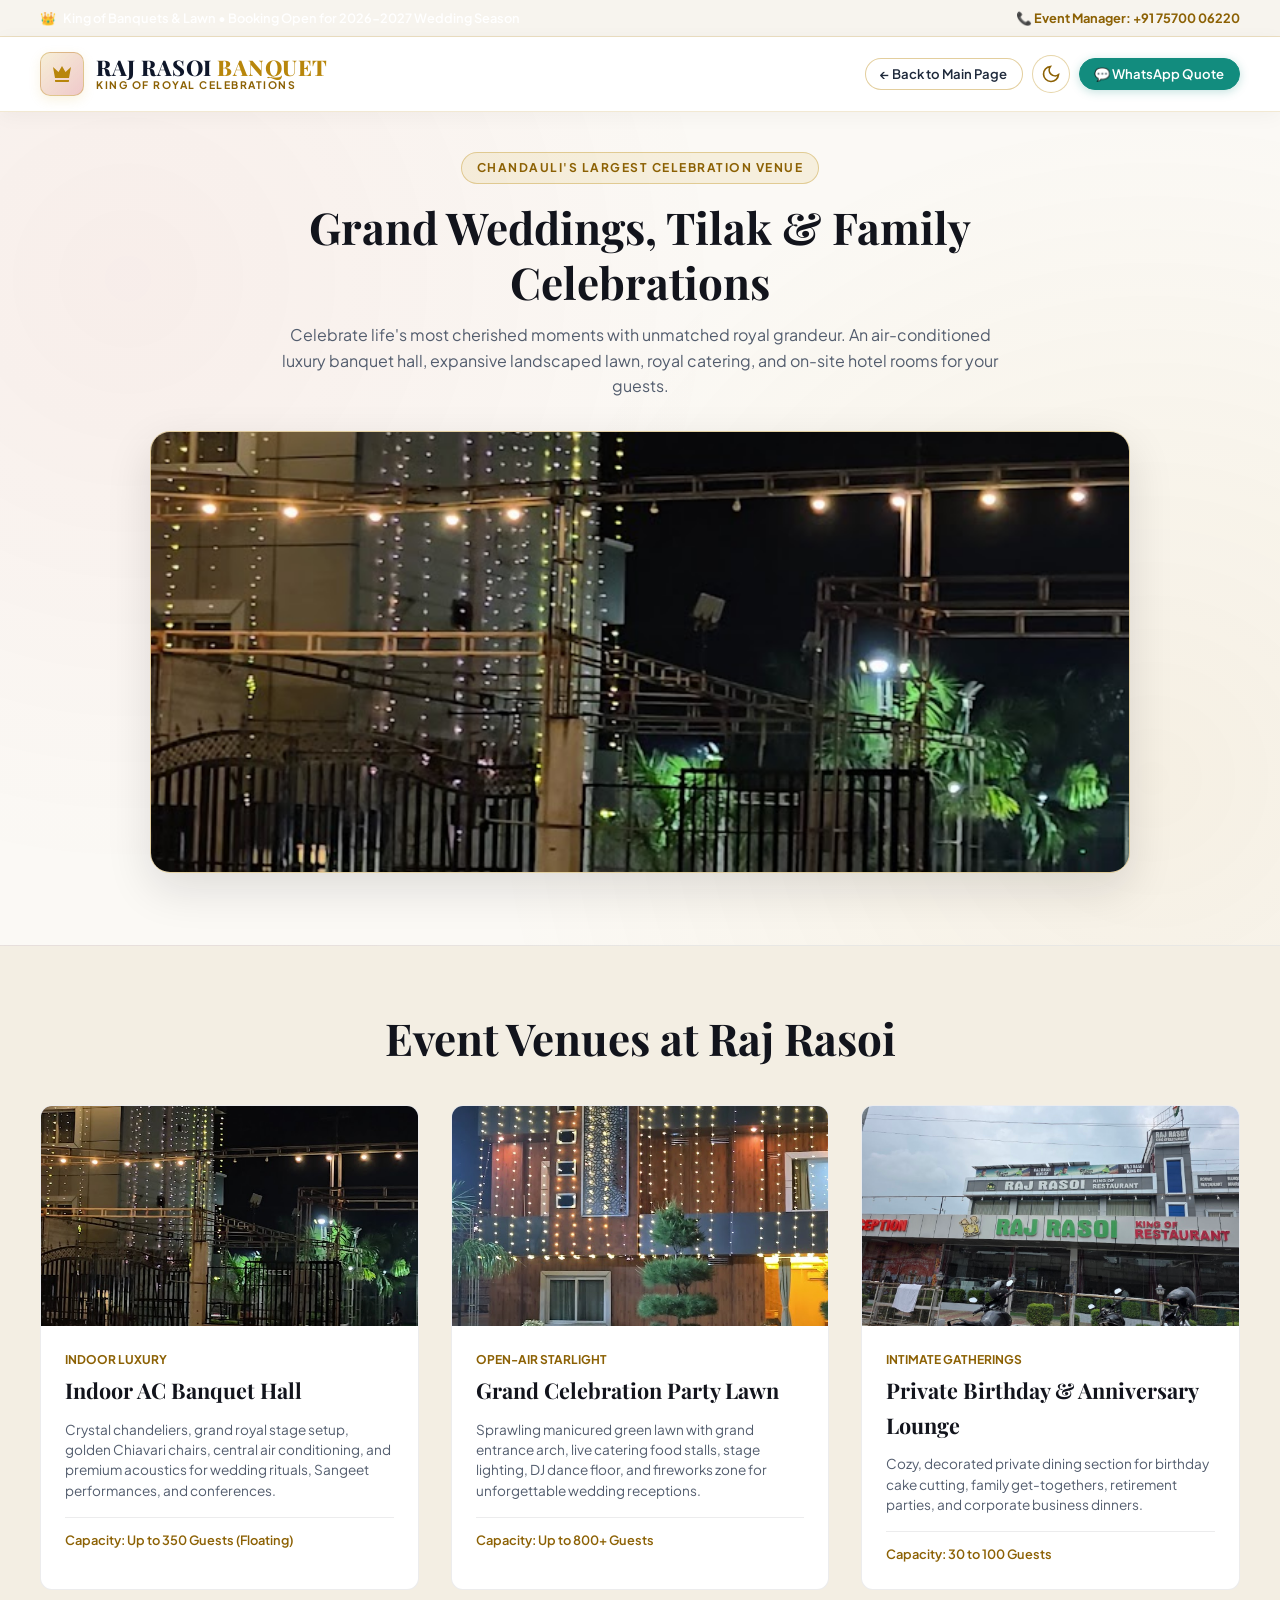
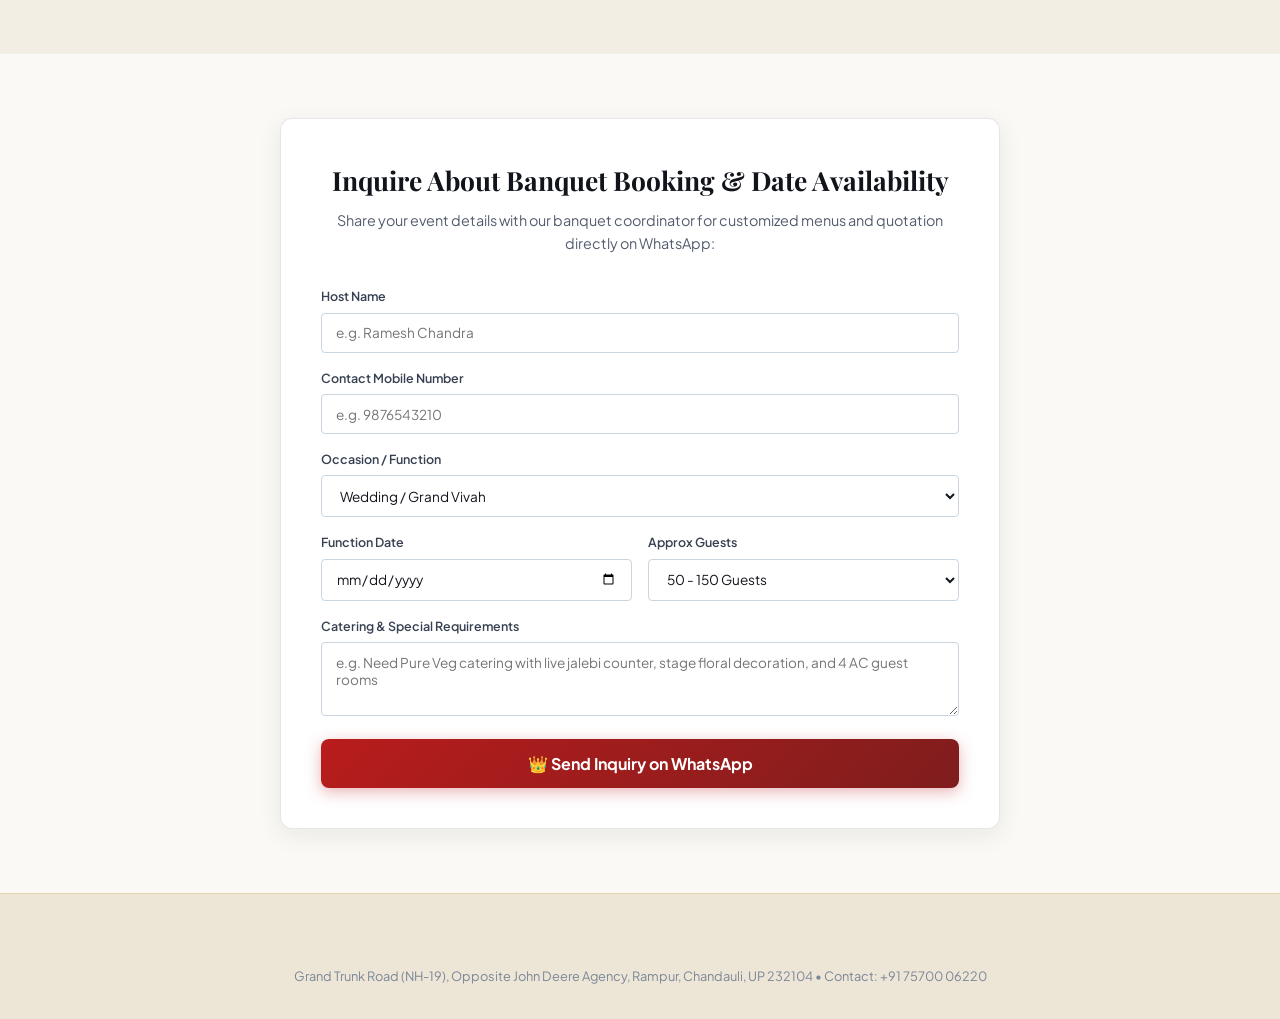
<file: banquets.html>
<!DOCTYPE html>
<html lang="en">
<head>
  <meta charset="UTF-8">
  <meta name="viewport" content="width=device-width, initial-scale=1.0">
  <title>King of Banquets & Wedding Lawn | Raj Rasoi Chandauli (NH-19)</title>
  <meta name="description" content="Chandauli's premier banquet hall and open-air wedding lawn at Raj Rasoi (King of Hotel, Restaurants and Banquet). Host up to 1000+ guests for weddings, Tilak ceremonies, birthdays, and corporate events.">
  
  <link rel="preconnect" href="https://fonts.googleapis.com">
  <link rel="preconnect" href="https://fonts.gstatic.com" crossorigin>
  <link href="https://fonts.googleapis.com/css2?family=Playfair+Display:ital,wght@0,600;0,700;0,800&family=Plus+Jakarta+Sans:wght@400;500;600;700;800&family=Rozha+One&family=Mukta:wght@400;600;700&display=swap" rel="stylesheet">
  
  <link rel="stylesheet" href="assets/css/styles.css">

  <!-- Theme Initialization (Runs before render to prevent flash) -->
  <script>
    (function() {
      var saved = localStorage.getItem('raj_rasoi_theme');
      if (saved === 'light' || (!saved && window.matchMedia && window.matchMedia('(prefers-color-scheme: light)').matches)) {
        document.documentElement.setAttribute('data-theme', 'light');
      } else {
        document.documentElement.setAttribute('data-theme', 'dark');
      }
    })();
  </script>
</head>
<body>

  <!-- Top Bar -->
  <div class="top-notice-bar">
    <div class="container notice-flex">
      <div class="notice-items">
        <div class="notice-item">
          <span style="color:var(--gold-primary);">👑</span>
          <span style="font-weight:600; color:#fff;">King of Banquets & Lawn • Booking Open for 2026-2027 Wedding Season</span>
        </div>
      </div>
      <div class="notice-items">
        <a href="tel:07570006220" style="color:var(--gold-light); font-weight:700;">
          📞 Event Manager: +91 75700 06220
        </a>
      </div>
    </div>
  </div>

  <!-- Header -->
  <header class="navbar">
    <div class="container nav-container">
      <a href="index.html" class="brand-logo">
        <div class="crown-icon-wrap">
          <svg viewBox="0 0 24 24" fill="currentColor"><path d="M5 16L3 5l5.5 5L12 4l3.5 6L21 5l-2 11H5zm14 3c0 .6-.4 1-1 1H6c-.6 0-1-.4-1-1v-1h14v1z"/></svg>
        </div>
        <div class="brand-text">
          <div class="brand-title">RAJ RASOI <span>BANQUET</span></div>
          <div class="brand-tagline">King of Royal Celebrations</div>
        </div>
      </a>

      <div class="nav-actions">
        <a href="index.html" class="btn btn-outline">
          <span class="nav-back-full">← Back to Main Page</span>
          <span class="nav-back-short" style="display:none;">← Home</span>
        </a>
        <!-- Day / Night Theme Toggle -->
        <button class="theme-toggle-btn" id="themeToggleBtn" title="Switch Theme (Day / Night)" aria-label="Toggle Day and Night Theme">
          <span class="theme-icon sun-icon">
            <svg width="20" height="20" viewBox="0 0 24 24" fill="none" stroke="currentColor" stroke-width="2">
              <circle cx="12" cy="12" r="5"/><line x1="12" y1="1" x2="12" y2="3"/><line x1="12" y1="21" x2="12" y2="23"/>
              <line x1="4.22" y1="4.22" x2="5.64" y2="5.64"/><line x1="18.36" y1="18.36" x2="19.78" y2="19.78"/>
              <line x1="1" y1="12" x2="3" y2="12"/><line x1="21" y1="12" x2="23" y2="12"/>
              <line x1="4.22" y1="19.78" x2="5.64" y2="18.36"/><line x1="18.36" y1="5.64" x2="19.78" y2="4.22"/>
            </svg>
          </span>
          <span class="theme-icon moon-icon">
            <svg width="20" height="20" viewBox="0 0 24 24" fill="none" stroke="currentColor" stroke-width="2">
              <path d="M21 12.79A9 9 0 1 1 11.21 3 7 7 0 0 0 21 12.79z"/>
            </svg>
          </span>
        </button>
        <a href="https://wa.me/917570006220?text=Hello%20Raj%20Rasoi,%20I%20want%20to%20inquire%20about%20Banquet%20Hall%20booking." target="_blank" class="btn btn-whatsapp">
          💬 WhatsApp Quote
        </a>
      </div>
    </div>
  </header>

  <!-- Hero Section -->
  <section class="hero" style="padding: 2.5rem 0 2rem;">
    <div class="container">
      <div class="section-title-wrap" style="margin-bottom: 2rem;">
        <div class="badge-tag">Chandauli's Largest Celebration Venue</div>
        <h1 class="section-title">Grand Weddings, Tilak & Family Celebrations</h1>
        <p class="section-subtitle">
          Celebrate life's most cherished moments with unmatched royal grandeur. An air-conditioned luxury banquet hall, expansive landscaped lawn, royal catering, and on-site hotel rooms for your guests.
        </p>
      </div>

      <!-- Banquet Visual Showcase -->
      <div style="border-radius:var(--radius-lg); overflow:hidden; border:1px solid var(--border-gold); box-shadow:var(--shadow-lg); max-width:980px; margin:0 auto 2.5rem;">
        <img src="assets/images/raj_rasoi_banquet.jpg" alt="Raj Rasoi Grand Banquet Hall Decoration" class="hero-showcase-img">
      </div>
    </div>
  </section>

  <!-- Venue Spaces & Capacities -->
  <section class="section" style="background:var(--bg-secondary); padding:4rem 0;">
    <div class="container">
      <h2 class="section-title" style="text-align:center; margin-bottom:2.5rem;">Event Venues at Raj Rasoi</h2>

      <div style="display:grid; grid-template-columns:repeat(auto-fit, minmax(320px, 1fr)); gap:2rem;">
        <!-- Space 1 -->
        <div style="background:var(--bg-card); border:1px solid var(--border-light); border-radius:var(--radius-md); overflow:hidden;">
          <img src="assets/images/raj_rasoi_banquet.jpg" alt="Indoor AC Royal Hall" style="width:100%; height:220px; object-fit:cover;">
          <div style="padding:1.5rem;">
            <div style="color:var(--gold-light); font-size:0.75rem; font-weight:700; text-transform:uppercase; margin-bottom:0.25rem;">Indoor Luxury</div>
            <h3 style="font-family:var(--font-display); font-size:1.35rem; color:#fff; margin-bottom:0.75rem;">Indoor AC Banquet Hall</h3>
            <p style="font-size:0.85rem; color:var(--text-muted); line-height:1.5; margin-bottom:1rem;">
              Crystal chandeliers, grand royal stage setup, golden Chiavari chairs, central air conditioning, and premium acoustics for wedding rituals, Sangeet performances, and conferences.
            </p>
            <div style="border-top:1px solid var(--border-light); padding-top:0.75rem; font-size:0.8rem; color:var(--gold-light); font-weight:600;">
              Capacity: Up to 350 Guests (Floating)
            </div>
          </div>
        </div>

        <!-- Space 2 -->
        <div style="background:var(--bg-card); border:1px solid var(--border-light); border-radius:var(--radius-md); overflow:hidden;">
          <img src="assets/images/raj_rasoi_hotel_room.jpg" alt="Grand Celebration Party Lawn" style="width:100%; height:220px; object-fit:cover;">
          <div style="padding:1.5rem;">
            <div style="color:var(--gold-light); font-size:0.75rem; font-weight:700; text-transform:uppercase; margin-bottom:0.25rem;">Open-Air Starlight</div>
            <h3 style="font-family:var(--font-display); font-size:1.35rem; color:#fff; margin-bottom:0.75rem;">Grand Celebration Party Lawn</h3>
            <p style="font-size:0.85rem; color:var(--text-muted); line-height:1.5; margin-bottom:1rem;">
              Sprawling manicured green lawn with grand entrance arch, live catering food stalls, stage lighting, DJ dance floor, and fireworks zone for unforgettable wedding receptions.
            </p>
            <div style="border-top:1px solid var(--border-light); padding-top:0.75rem; font-size:0.8rem; color:var(--gold-light); font-weight:600;">
              Capacity: Up to 800+ Guests
            </div>
          </div>
        </div>

        <!-- Space 3 -->
        <div style="background:var(--bg-card); border:1px solid var(--border-light); border-radius:var(--radius-md); overflow:hidden;">
          <img src="assets/images/raj_rasoi_dining.jpg" alt="Private Dining & Birthday Hall" style="width:100%; height:220px; object-fit:cover;">
          <div style="padding:1.5rem;">
            <div style="color:var(--gold-light); font-size:0.75rem; font-weight:700; text-transform:uppercase; margin-bottom:0.25rem;">Intimate Gatherings</div>
            <h3 style="font-family:var(--font-display); font-size:1.35rem; color:#fff; margin-bottom:0.75rem;">Private Birthday & Anniversary Lounge</h3>
            <p style="font-size:0.85rem; color:var(--text-muted); line-height:1.5; margin-bottom:1rem;">
              Cozy, decorated private dining section for birthday cake cutting, family get-togethers, retirement parties, and corporate business dinners.
            </p>
            <div style="border-top:1px solid var(--border-light); padding-top:0.75rem; font-size:0.8rem; color:var(--gold-light); font-weight:600;">
              Capacity: 30 to 100 Guests
            </div>
          </div>
        </div>
      </div>
    </div>
  </section>

  <!-- Banquet Lead Form Section -->
  <section class="section" style="background:var(--bg-primary); padding:4rem 0;">
    <div class="container" style="max-width:760px;">
      <div class="banquet-form-card" style="padding:2.5rem;">
        <h3 style="font-family:var(--font-display); font-size:1.65rem; color:#fff; text-align:center; margin-bottom:0.5rem;">
          Inquire About Banquet Booking & Date Availability
        </h3>
        <p style="color:var(--text-muted); font-size:0.9rem; text-align:center; margin-bottom:2rem;">
          Share your event details with our banquet coordinator for customized menus and quotation directly on WhatsApp:
        </p>

        <form id="banquetInquiryForm">
          <div class="form-group">
            <label class="form-label">Host Name</label>
            <input type="text" id="banquetName" class="form-input" placeholder="e.g. Ramesh Chandra" required>
          </div>

          <div class="form-group">
            <label class="form-label">Contact Mobile Number</label>
            <input type="tel" id="banquetPhone" class="form-input" placeholder="e.g. 9876543210" required>
          </div>

          <div class="form-group">
            <label class="form-label">Occasion / Function</label>
            <select id="banquetEventType" class="form-select">
              <option value="Wedding / Grand Vivah">Wedding / Grand Vivah</option>
              <option value="Tilak Samaroh / Sagai">Tilak Samaroh / Sagai</option>
              <option value="Ring Ceremony / Sangeet">Ring Ceremony / Sangeet</option>
              <option value="Birthday Party Celebration">Birthday Party Celebration</option>
              <option value="Anniversary Party">Anniversary Party</option>
              <option value="Corporate Event / Conference">Corporate Event / Conference</option>
            </select>
          </div>

          <div style="display:grid; grid-template-columns:1fr 1fr; gap:1rem;">
            <div class="form-group">
              <label class="form-label">Function Date</label>
              <input type="date" id="banquetDate" class="form-input">
            </div>
            <div class="form-group">
              <label class="form-label">Approx Guests</label>
              <select id="banquetGuests" class="form-select">
                <option value="50 - 150 Guests">50 - 150 Guests</option>
                <option value="150 - 300 Guests">150 - 300 Guests</option>
                <option value="300 - 600 Guests">300 - 600 Guests</option>
                <option value="600 - 1000+ Guests">600 - 1000+ Guests</option>
              </select>
            </div>
          </div>

          <div class="form-group">
            <label class="form-label">Catering & Special Requirements</label>
            <textarea id="banquetNotes" class="form-textarea" rows="3" placeholder="e.g. Need Pure Veg catering with live jalebi counter, stage floral decoration, and 4 AC guest rooms"></textarea>
          </div>

          <button type="submit" class="btn btn-royal" style="width:100%; padding:0.9rem; font-size:1rem;">
            👑 Send Inquiry on WhatsApp
          </button>
        </form>
      </div>
    </div>
  </section>

  <!-- Footer -->
  <footer class="footer">
    <div class="container" style="text-align:center;">
      <p style="margin-bottom:0.5rem;">
      <p style="font-size:0.8rem; color:var(--text-dim);">
        Grand Trunk Road (NH-19), Opposite John Deere Agency, Rampur, Chandauli, UP 232104 • Contact: +91 75700 06220
      </p>
    </div>
  </footer>

  <!-- Mobile Bottom Sticky Bar -->
  <div class="mobile-bottom-bar">
    <a href="tel:07570006220" class="mobile-bottom-item">
      <svg viewBox="0 0 24 24" fill="none" stroke="currentColor" stroke-width="2"><path d="M22 16.92v3a2 2 0 01-2.18 2 19.79 19.79 0 01-8.63-3.07 19.5 19.5 0 01-6-6 19.79 19.79 0 01-3.07-8.67A2 2 0 014.11 2h3a2 2 0 012 1.72 12.84 12.84 0 00.7 2.81 2 2 0 01-.45 2.11L8.09 9.91a16 16 0 006 6l1.27-1.27a2 2 0 012.11-.45 12.84 12.84 0 002.81.7A2 2 0 0122 16.92z"/></svg>
      <span>Call</span>
    </a>
    <a href="https://wa.me/917570006220?text=Hello%20Raj%20Rasoi,%20I%20want%20to%20inquire%20about%20Banquet%20booking." target="_blank" class="mobile-bottom-item">
      <svg viewBox="0 0 24 24" fill="currentColor"><path d="M.057 24l1.687-6.163c-1.041-1.804-1.588-3.849-1.587-5.946.003-6.556 5.338-11.891 11.893-11.891 3.181.001 6.167 1.24 8.413 3.488 2.245 2.248 3.481 5.236 3.48 8.414-.003 6.557-5.338 11.892-11.893 11.892-1.99-.001-3.951-.5-5.688-1.448l-6.305 1.654zm6.597-3.807c1.676.995 3.276 1.591 5.392 1.592 5.448 0 9.886-4.434 9.889-9.885.002-5.462-4.415-9.89-9.881-9.892-5.452 0-9.887 4.434-9.889 9.884-.001 2.225.651 3.891 1.746 5.634l-.999 3.648 3.742-.981zm11.387-5.464c-.074-.124-.272-.198-.57-.347-.297-.149-1.758-.868-2.031-.967-.272-.099-.47-.149-.669.149-.198.297-.768.967-.941 1.165-.173.198-.347.223-.644.074-.297-.149-1.255-.462-2.39-1.475-.883-.788-1.48-1.761-1.653-2.059-.173-.297-.018-.458.13-.606.134-.133.297-.347.446-.521.151-.172.2-.296.3-.495.099-.198.05-.372-.025-.521-.075-.148-.669-1.611-.916-2.206-.242-.579-.487-.501-.669-.51l-.57-.01c-.198 0-.52.074-.792.372s-1.04 1.016-1.04 2.479 1.065 2.876 1.213 3.074c.149.198 2.095 3.2 5.076 4.487.709.306 1.263.489 1.694.626.712.226 1.36.194 1.872.118.571-.085 1.758-.719 2.006-1.413.248-.695.248-1.29.173-1.414z"/></svg>
      <span>WhatsApp</span>
    </a>
    <a href="banquets.html" class="mobile-bottom-item active">
      <svg viewBox="0 0 24 24" fill="none" stroke="currentColor" stroke-width="2"><path d="M12 2l3.09 6.26L22 9.27l-5 4.87 1.18 6.88L12 17.77l-6.18 3.25L7 14.14 2 9.27l6.91-1.01L12 2z"/></svg>
      <span>Banquets</span>
    </a>
    <a href="menu.html" class="mobile-bottom-item">
      <svg viewBox="0 0 24 24" fill="none" stroke="currentColor" stroke-width="2"><path d="M18 2v6a3 3 0 0 1-3 3 3 3 0 0 1-3-3V2M15 11v11M5 2v8a2 2 0 0 0 2 2h0a2 2 0 0 0 2-2V2M7 12v10"/></svg>
      <span>Menu</span>
    </a>
    <a href="https://www.google.co.in/maps/place/Raj+Rasoi+(King+of+hotel+restaurants+and+banquet)/@25.2571788,83.2780063,2586m/data=!3m1!1e3!4m15!1m8!3m7!1s0x398e163113f2ddc9:0x96f45a8d2ad5f158!2sChandauli,+Uttar+Pradesh+232104!3b1!8m2!3d25.2604696!4d83.264538!16zL20vMDk4NmI4!3m5!1s0x398e175f91fd9eb9:0xf2cc60d8749e1bf0!8m2!3d25.2584902!4d83.2917767!16s%2Fg%2F11jrlz2f46" target="_blank" class="mobile-bottom-item">
      <svg viewBox="0 0 24 24" fill="none" stroke="currentColor" stroke-width="2"><polygon points="3 11 22 2 13 21 11 13 3 11"/></svg>
      <span>Route</span>
    </a>
  </div>

  <script src="assets/js/main.js"></script>
</body>
</html>
</file>
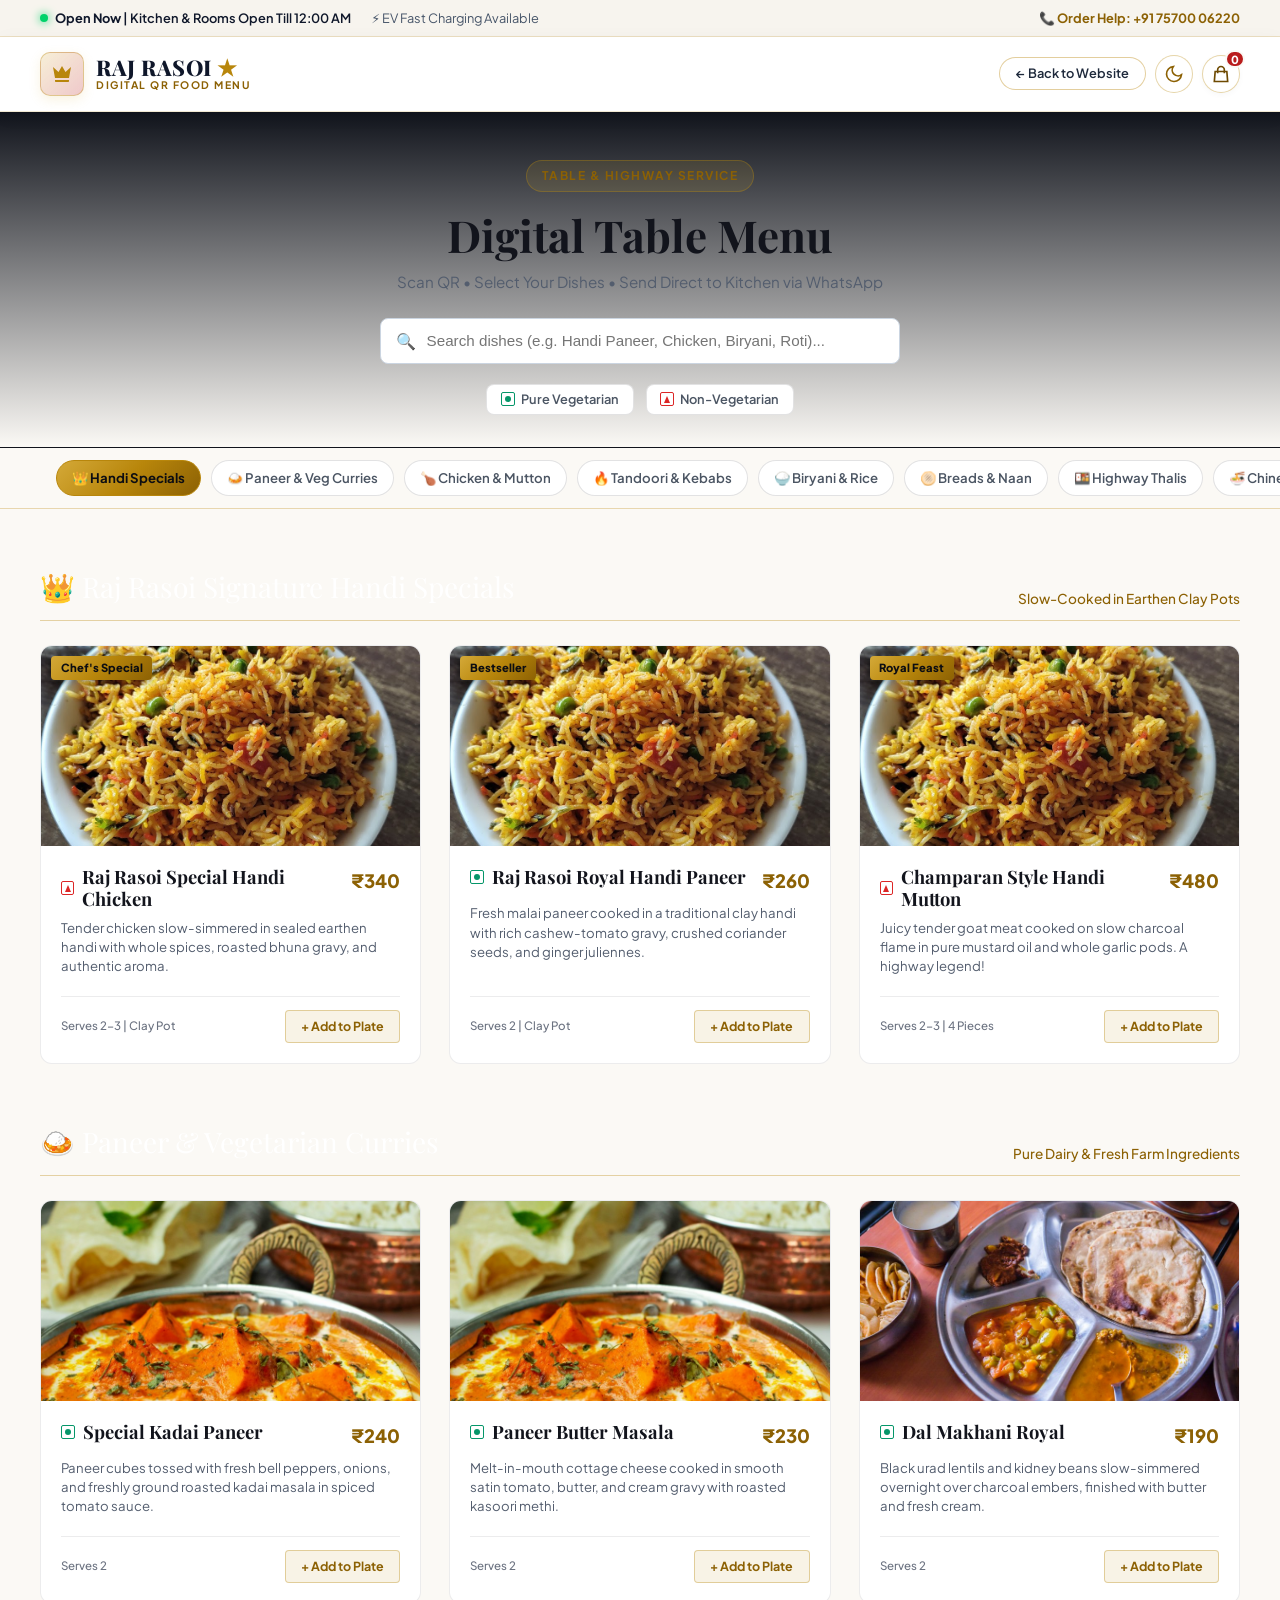
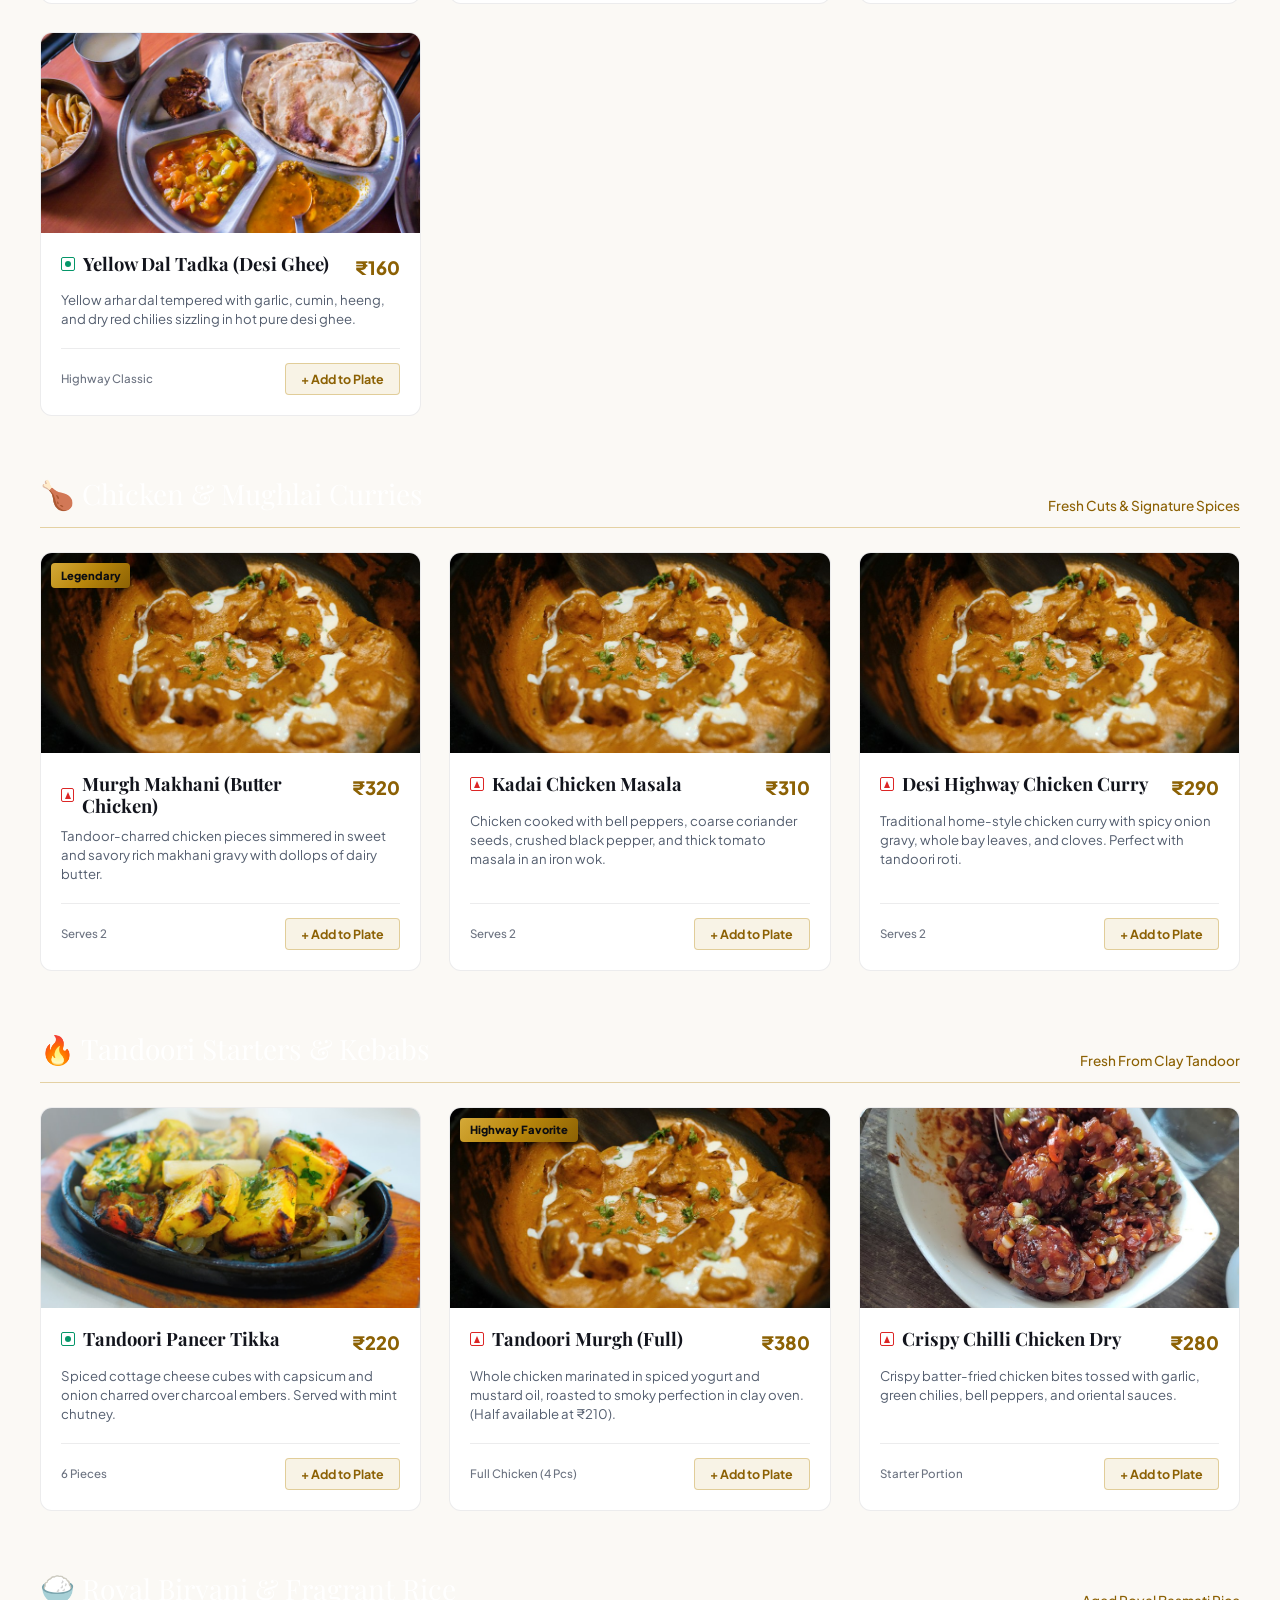
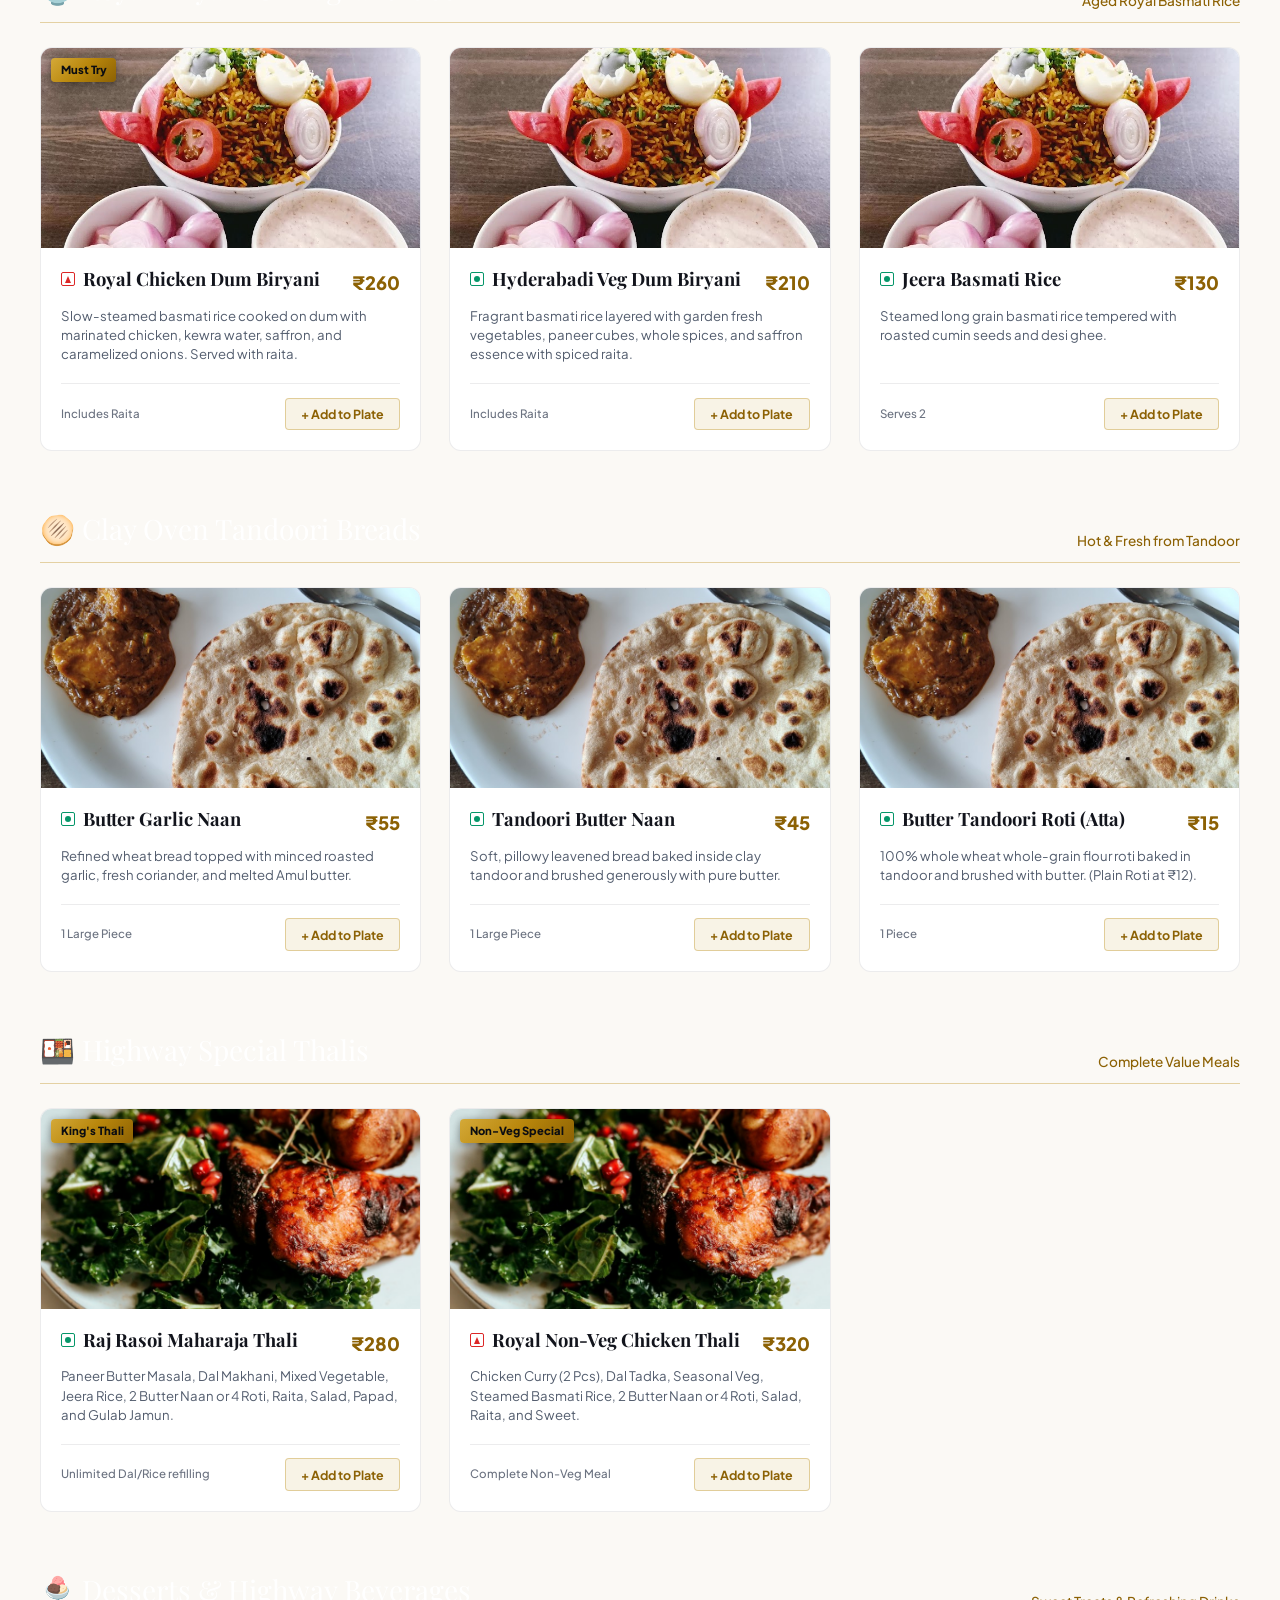
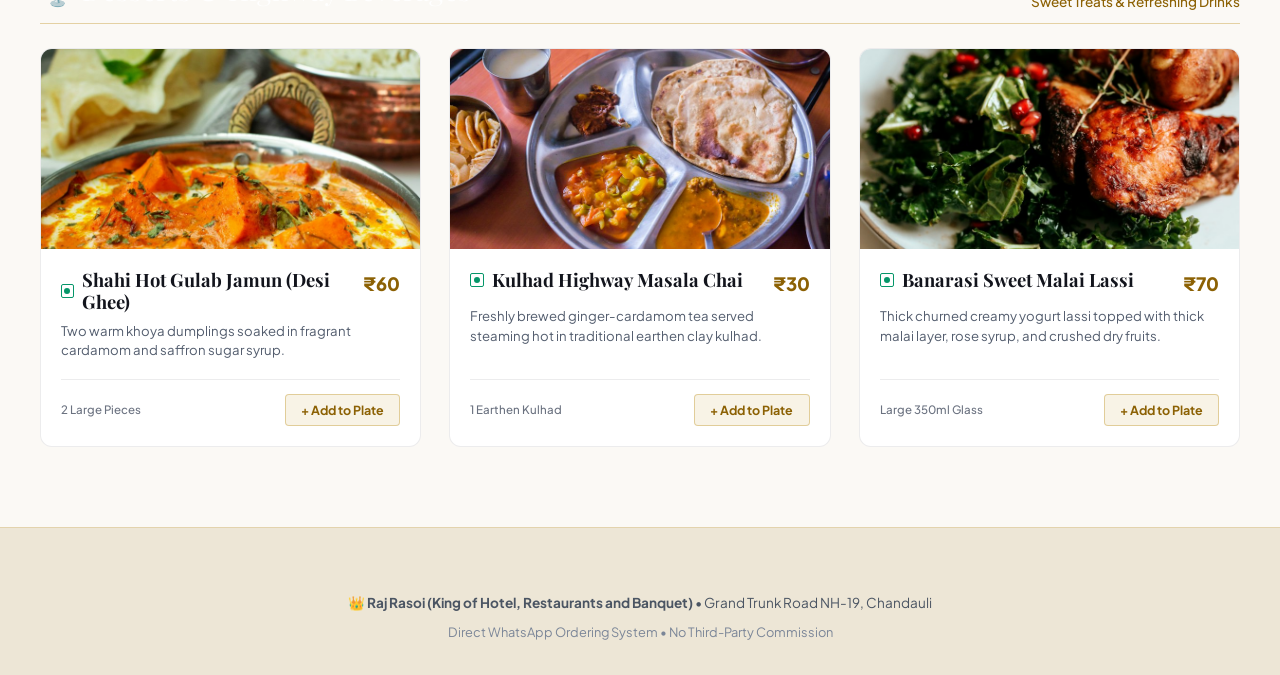
<file: menu.html>
<!DOCTYPE html>
<html lang="en">
<head>
  <meta charset="UTF-8">
  <meta name="viewport" content="width=device-width, initial-scale=1.0">
  <title>Digital QR Food Menu | Raj Rasoi (King of Hotel & Restaurant)</title>
  <meta name="description" content="Official Digital QR Table Menu of Raj Rasoi, Grand Trunk Road NH-19, Chandauli. Order Handi Chicken, Handi Paneer, Tandoori Kebabs, Biryani, and Thalis directly to kitchen on WhatsApp.">
  
  <!-- Google Fonts -->
  <link rel="preconnect" href="https://fonts.googleapis.com">
  <link rel="preconnect" href="https://fonts.gstatic.com" crossorigin>
  <link href="https://fonts.googleapis.com/css2?family=Playfair+Display:ital,wght@0,600;0,700;0,800&family=Plus+Jakarta+Sans:wght@400;500;600;700;800&family=Rozha+One&family=Mukta:wght@400;600;700&display=swap" rel="stylesheet">
  
  <link rel="stylesheet" href="assets/css/styles.css">

  <!-- Theme Initialization (Runs before render to prevent flash) -->
  <script>
    (function() {
      var saved = localStorage.getItem('raj_rasoi_theme');
      if (saved === 'light' || (!saved && window.matchMedia && window.matchMedia('(prefers-color-scheme: light)').matches)) {
        document.documentElement.setAttribute('data-theme', 'light');
      } else {
        document.documentElement.setAttribute('data-theme', 'dark');
      }
    })();
  </script>

  <style>
    .menu-page-header {
      background: linear-gradient(to bottom, #11141c 0%, var(--bg-primary) 100%);
      padding: 3rem 0 2rem;
      border-bottom: 1px solid var(--border-light);
      text-align: center;
    }
    .menu-search-box {
      max-width: 520px;
      margin: 1.5rem auto 0;
      position: relative;
    }
    .menu-search-input {
      width: 100%;
      background: var(--bg-card);
      border: 1px solid var(--border-gold);
      border-radius: var(--radius-sm);
      padding: 0.85rem 1.25rem 0.85rem 2.85rem;
      color: #fff;
      font-size: 0.95rem;
    }
    .menu-search-input:focus {
      outline: none;
      border-color: var(--gold-light);
      box-shadow: 0 0 0 3px rgba(212, 175, 55, 0.2);
    }
    .menu-search-icon {
      position: absolute;
      left: 1rem;
      top: 50%;
      transform: translateY(-50%);
      color: var(--gold-primary);
    }
    .category-jump-nav {
      position: sticky;
      top: 68px;
      z-index: 90;
      background: rgba(14, 17, 24, 0.96);
      backdrop-filter: blur(12px);
      border-bottom: 1px solid var(--border-gold);
      padding: 0.75rem 0;
      overflow-x: auto;
      white-space: nowrap;
    }
    .jump-links {
      display: flex;
      gap: 0.6rem;
      padding: 0 1rem;
    }
    .jump-link {
      padding: 0.4rem 0.95rem;
      border-radius: var(--radius-full);
      background: var(--bg-card);
      border: 1px solid var(--border-light);
      font-size: 0.825rem;
      font-weight: 600;
      color: var(--text-muted);
      cursor: pointer;
    }
    .jump-link:hover, .jump-link.active {
      background: var(--gold-gradient);
      color: #0c0d12;
      border-color: var(--gold-primary);
      font-weight: 700;
    }
    .menu-section-heading {
      font-family: var(--font-display);
      font-size: 1.75rem;
      color: #fff;
      margin: 3.5rem 0 1.5rem;
      padding-bottom: 0.65rem;
      border-bottom: 1px solid var(--border-gold);
      display: flex;
      justify-content: space-between;
      align-items: flex-end;
    }
    .menu-section-heading span {
      font-family: var(--font-sans);
      font-size: 0.85rem;
      color: var(--gold-light);
      font-weight: 500;
    }
  </style>
</head>
<body>

  <!-- Top Highway Bar -->
  <div class="top-notice-bar">
    <div class="container notice-flex">
      <div class="notice-items">
        <div class="notice-item">
          <span class="live-indicator" id="liveStatusDot"></span>
          <span id="liveStatusText" style="font-weight:600; color:#fff;">Open Now | Kitchen Open Till 12:00 AM</span>
        </div>
        <div class="notice-item">
          <span>⚡ EV Fast Charging Available</span>
        </div>
      </div>
      <div class="notice-items">
        <a href="tel:07570006220" style="color:var(--gold-light); font-weight:700;">
          📞 Order Help: +91 75700 06220
        </a>
      </div>
    </div>
  </div>

  <!-- Navigation Bar -->
  <header class="navbar">
    <div class="container nav-container">
      <a href="index.html" class="brand-logo">
        <div class="crown-icon-wrap">
          <svg viewBox="0 0 24 24" fill="currentColor"><path d="M5 16L3 5l5.5 5L12 4l3.5 6L21 5l-2 11H5zm14 3c0 .6-.4 1-1 1H6c-.6 0-1-.4-1-1v-1h14v1z"/></svg>
        </div>
        <div class="brand-text">
          <div class="brand-title">RAJ RASOI <span>★</span></div>
          <div class="brand-tagline">Digital QR Food Menu</div>
        </div>
      </a>

      <div class="nav-actions">
        <a href="index.html" class="btn btn-outline" style="font-size:0.8rem; padding:0.5rem 1rem;">
          <span class="nav-back-full">← Back to Website</span>
          <span class="nav-back-short" style="display:none;">← Home</span>
        </a>
        <!-- Day / Night Theme Toggle -->
        <button class="theme-toggle-btn" id="themeToggleBtn" title="Switch Theme (Day / Night)" aria-label="Toggle Day and Night Theme">
          <span class="theme-icon sun-icon">
            <svg width="20" height="20" viewBox="0 0 24 24" fill="none" stroke="currentColor" stroke-width="2">
              <circle cx="12" cy="12" r="5"/><line x1="12" y1="1" x2="12" y2="3"/><line x1="12" y1="21" x2="12" y2="23"/>
              <line x1="4.22" y1="4.22" x2="5.64" y2="5.64"/><line x1="18.36" y1="18.36" x2="19.78" y2="19.78"/>
              <line x1="1" y1="12" x2="3" y2="12"/><line x1="21" y1="12" x2="23" y2="12"/>
              <line x1="4.22" y1="19.78" x2="5.64" y2="18.36"/><line x1="18.36" y1="5.64" x2="19.78" y2="4.22"/>
            </svg>
          </span>
          <span class="theme-icon moon-icon">
            <svg width="20" height="20" viewBox="0 0 24 24" fill="none" stroke="currentColor" stroke-width="2">
              <path d="M21 12.79A9 9 0 1 1 11.21 3 7 7 0 0 0 21 12.79z"/>
            </svg>
          </span>
        </button>

        <button class="cart-toggle-btn" id="cartToggleBtn" title="View Order Plate">
          <svg width="20" height="20" viewBox="0 0 24 24" fill="none" stroke="currentColor" stroke-width="2"><path d="M16 11V7a4 4 0 00-8 0v4M5 9h14l1 12H4L5 9z"/></svg>
          <span class="cart-count-badge" id="cartCountBadge">0</span>
        </button>
      </div>
    </div>
  </header>

  <!-- Menu Header & Live Search -->
  <div class="menu-page-header">
    <div class="container">
      <div class="badge-tag">Table & Highway Service</div>
      <h1 class="section-title" style="margin-bottom:0.5rem;">Digital Table Menu</h1>
      <p style="color:var(--text-muted); font-size:0.95rem;">
        Scan QR • Select Your Dishes • Send Direct to Kitchen via WhatsApp
      </p>

      <div class="menu-search-box">
        <span class="menu-search-icon">🔍</span>
        <input type="text" id="menuSearchInput" class="menu-search-input" placeholder="Search dishes (e.g. Handi Paneer, Chicken, Biryani, Roti)...">
      </div>

      <div style="display:flex; justify-content:center; gap:0.75rem; margin-top:1.25rem;">
        <button class="diet-btn" data-diet="veg">
          <span class="veg-icon"></span> Pure Vegetarian
        </button>
        <button class="diet-btn" data-diet="nonveg">
          <span class="nonveg-icon"></span> Non-Vegetarian
        </button>
      </div>
    </div>
  </div>

  <!-- Sticky Category Jump Navigation -->
  <div class="category-jump-nav">
    <div class="container">
      <div class="jump-links">
        <a href="#cat-handi" class="jump-link active">👑 Handi Specials</a>
        <a href="#cat-veg-mains" class="jump-link">🍛 Paneer & Veg Curries</a>
        <a href="#cat-nonveg-mains" class="jump-link">🍗 Chicken & Mutton</a>
        <a href="#cat-tandoor" class="jump-link">🔥 Tandoori & Kebabs</a>
        <a href="#cat-biryani" class="jump-link">🍚 Biryani & Rice</a>
        <a href="#cat-breads" class="jump-link">🫓 Breads & Naan</a>
        <a href="#cat-thali" class="jump-link">🍱 Highway Thalis</a>
        <a href="#cat-chinese" class="jump-link">🍜 Chinese & Fast Food</a>
        <a href="#cat-desserts" class="jump-link">🍨 Sweets & Beverages</a>
      </div>
    </div>
  </div>

  <!-- Menu Content Container -->
  <main class="container" style="padding-bottom: 5rem;">

    <!-- ==================== 1. HANDI SPECIALTIES ==================== -->
    <section id="cat-handi">
      <div class="menu-section-heading">
        <div>👑 Raj Rasoi Signature Handi Specials</div>
        <span>Slow-Cooked in Earthen Clay Pots</span>
      </div>

      <div class="menu-grid">
        <!-- Dish 1 -->
        <div class="menu-card" data-category="handi" data-diet="nonveg" data-id="101">
          <div class="menu-card-img-wrap">
            <img src="assets/images/raj_rasoi_handi.jpg" alt="Raj Rasoi Handi Chicken">
            <span class="bestseller-badge">Chef's Special</span>
          </div>
          <div class="menu-card-body">
            <div class="menu-card-header">
              <div class="item-name-group">
                <span class="nonveg-icon"></span>
                <h3 class="item-title">Raj Rasoi Special Handi Chicken</h3>
              </div>
              <span class="item-price">₹340</span>
            </div>
            <p class="item-desc">Tender chicken slow-simmered in sealed earthen handi with whole spices, roasted bhuna gravy, and authentic aroma.</p>
            <div class="menu-card-footer">
              <span class="portion-text">Serves 2-3 | Clay Pot</span>
              <button class="add-cart-btn">+ Add to Plate</button>
            </div>
          </div>
        </div>

        <!-- Dish 2 -->
        <div class="menu-card" data-category="handi" data-diet="veg" data-id="102">
          <div class="menu-card-img-wrap">
            <img src="assets/images/raj_rasoi_handi.jpg" alt="Raj Rasoi Handi Paneer">
            <span class="bestseller-badge">Bestseller</span>
          </div>
          <div class="menu-card-body">
            <div class="menu-card-header">
              <div class="item-name-group">
                <span class="veg-icon"></span>
                <h3 class="item-title">Raj Rasoi Royal Handi Paneer</h3>
              </div>
              <span class="item-price">₹260</span>
            </div>
            <p class="item-desc">Fresh malai paneer cooked in a traditional clay handi with rich cashew-tomato gravy, crushed coriander seeds, and ginger juliennes.</p>
            <div class="menu-card-footer">
              <span class="portion-text">Serves 2 | Clay Pot</span>
              <button class="add-cart-btn">+ Add to Plate</button>
            </div>
          </div>
        </div>

        <!-- Dish 3 -->
        <div class="menu-card" data-category="handi" data-diet="nonveg" data-id="103">
          <div class="menu-card-img-wrap">
            <img src="assets/images/raj_rasoi_handi.jpg" alt="Raj Rasoi Handi Mutton">
            <span class="bestseller-badge">Royal Feast</span>
          </div>
          <div class="menu-card-body">
            <div class="menu-card-header">
              <div class="item-name-group">
                <span class="nonveg-icon"></span>
                <h3 class="item-title">Champaran Style Handi Mutton</h3>
              </div>
              <span class="item-price">₹480</span>
            </div>
            <p class="item-desc">Juicy tender goat meat cooked on slow charcoal flame in pure mustard oil and whole garlic pods. A highway legend!</p>
            <div class="menu-card-footer">
              <span class="portion-text">Serves 2-3 | 4 Pieces</span>
              <button class="add-cart-btn">+ Add to Plate</button>
            </div>
          </div>
        </div>
      </div>
    </section>

    <!-- ==================== 2. PANEER & VEG MAINS ==================== -->
    <section id="cat-veg-mains">
      <div class="menu-section-heading">
        <div>🍛 Paneer & Vegetarian Curries</div>
        <span>Pure Dairy & Fresh Farm Ingredients</span>
      </div>

      <div class="menu-grid">
        <!-- Dish 4 -->
        <div class="menu-card" data-category="mains" data-diet="veg" data-id="201">
          <div class="menu-card-img-wrap">
            <img src="assets/images/kadai_paneer.jpg" alt="Special Kadai Paneer">
          </div>
          <div class="menu-card-body">
            <div class="menu-card-header">
              <div class="item-name-group">
                <span class="veg-icon"></span>
                <h3 class="item-title">Special Kadai Paneer</h3>
              </div>
              <span class="item-price">₹240</span>
            </div>
            <p class="item-desc">Paneer cubes tossed with fresh bell peppers, onions, and freshly ground roasted kadai masala in spiced tomato sauce.</p>
            <div class="menu-card-footer">
              <span class="portion-text">Serves 2</span>
              <button class="add-cart-btn">+ Add to Plate</button>
            </div>
          </div>
        </div>

        <!-- Dish 5 -->
        <div class="menu-card" data-category="mains" data-diet="veg" data-id="202">
          <div class="menu-card-img-wrap">
            <img src="assets/images/kadai_paneer.jpg" alt="Paneer Butter Masala">
          </div>
          <div class="menu-card-body">
            <div class="menu-card-header">
              <div class="item-name-group">
                <span class="veg-icon"></span>
                <h3 class="item-title">Paneer Butter Masala</h3>
              </div>
              <span class="item-price">₹230</span>
            </div>
            <p class="item-desc">Melt-in-mouth cottage cheese cooked in smooth satin tomato, butter, and cream gravy with roasted kasoori methi.</p>
            <div class="menu-card-footer">
              <span class="portion-text">Serves 2</span>
              <button class="add-cart-btn">+ Add to Plate</button>
            </div>
          </div>
        </div>

        <!-- Dish 6 -->
        <div class="menu-card" data-category="mains" data-diet="veg" data-id="203">
          <div class="menu-card-img-wrap">
            <img src="assets/images/dal_makhani.jpg" alt="Dal Makhani Royal">
          </div>
          <div class="menu-card-body">
            <div class="menu-card-header">
              <div class="item-name-group">
                <span class="veg-icon"></span>
                <h3 class="item-title">Dal Makhani Royal</h3>
              </div>
              <span class="item-price">₹190</span>
            </div>
            <p class="item-desc">Black urad lentils and kidney beans slow-simmered overnight over charcoal embers, finished with butter and fresh cream.</p>
            <div class="menu-card-footer">
              <span class="portion-text">Serves 2</span>
              <button class="add-cart-btn">+ Add to Plate</button>
            </div>
          </div>
        </div>

        <!-- Dish 7 -->
        <div class="menu-card" data-category="mains" data-diet="veg" data-id="204">
          <div class="menu-card-img-wrap">
            <img src="assets/images/dal_makhani.jpg" alt="Yellow Dal Tadka Desi Ghee">
          </div>
          <div class="menu-card-body">
            <div class="menu-card-header">
              <div class="item-name-group">
                <span class="veg-icon"></span>
                <h3 class="item-title">Yellow Dal Tadka (Desi Ghee)</h3>
              </div>
              <span class="item-price">₹160</span>
            </div>
            <p class="item-desc">Yellow arhar dal tempered with garlic, cumin, heeng, and dry red chilies sizzling in hot pure desi ghee.</p>
            <div class="menu-card-footer">
              <span class="portion-text">Highway Classic</span>
              <button class="add-cart-btn">+ Add to Plate</button>
            </div>
          </div>
        </div>
      </div>
    </section>

    <!-- ==================== 3. CHICKEN & NON-VEG MAINS ==================== -->
    <section id="cat-nonveg-mains">
      <div class="menu-section-heading">
        <div>🍗 Chicken & Mughlai Curries</div>
        <span>Fresh Cuts & Signature Spices</span>
      </div>

      <div class="menu-grid">
        <!-- Dish 8 -->
        <div class="menu-card" data-category="mains" data-diet="nonveg" data-id="301">
          <div class="menu-card-img-wrap">
            <img src="assets/images/butter_chicken.jpg" alt="Murgh Makhani Butter Chicken">
            <span class="bestseller-badge">Legendary</span>
          </div>
          <div class="menu-card-body">
            <div class="menu-card-header">
              <div class="item-name-group">
                <span class="nonveg-icon"></span>
                <h3 class="item-title">Murgh Makhani (Butter Chicken)</h3>
              </div>
              <span class="item-price">₹320</span>
            </div>
            <p class="item-desc">Tandoor-charred chicken pieces simmered in sweet and savory rich makhani gravy with dollops of dairy butter.</p>
            <div class="menu-card-footer">
              <span class="portion-text">Serves 2</span>
              <button class="add-cart-btn">+ Add to Plate</button>
            </div>
          </div>
        </div>

        <!-- Dish 9 -->
        <div class="menu-card" data-category="mains" data-diet="nonveg" data-id="302">
          <div class="menu-card-img-wrap">
            <img src="assets/images/butter_chicken.jpg" alt="Kadai Chicken">
          </div>
          <div class="menu-card-body">
            <div class="menu-card-header">
              <div class="item-name-group">
                <span class="nonveg-icon"></span>
                <h3 class="item-title">Kadai Chicken Masala</h3>
              </div>
              <span class="item-price">₹310</span>
            </div>
            <p class="item-desc">Chicken cooked with bell peppers, coarse coriander seeds, crushed black pepper, and thick tomato masala in an iron wok.</p>
            <div class="menu-card-footer">
              <span class="portion-text">Serves 2</span>
              <button class="add-cart-btn">+ Add to Plate</button>
            </div>
          </div>
        </div>

        <!-- Dish 10 -->
        <div class="menu-card" data-category="mains" data-diet="nonveg" data-id="303">
          <div class="menu-card-img-wrap">
            <img src="assets/images/butter_chicken.jpg" alt="Highway Chicken Curry">
          </div>
          <div class="menu-card-body">
            <div class="menu-card-header">
              <div class="item-name-group">
                <span class="nonveg-icon"></span>
                <h3 class="item-title">Desi Highway Chicken Curry</h3>
              </div>
              <span class="item-price">₹290</span>
            </div>
            <p class="item-desc">Traditional home-style chicken curry with spicy onion gravy, whole bay leaves, and cloves. Perfect with tandoori roti.</p>
            <div class="menu-card-footer">
              <span class="portion-text">Serves 2</span>
              <button class="add-cart-btn">+ Add to Plate</button>
            </div>
          </div>
        </div>
      </div>
    </section>

    <!-- ==================== 4. TANDOORI & KEBABS ==================== -->
    <section id="cat-tandoor">
      <div class="menu-section-heading">
        <div>🔥 Tandoori Starters & Kebabs</div>
        <span>Fresh From Clay Tandoor</span>
      </div>

      <div class="menu-grid">
        <!-- Dish 11 -->
        <div class="menu-card" data-category="starters" data-diet="veg" data-id="401">
          <div class="menu-card-img-wrap">
            <img src="assets/images/paneer_tikka.jpg" alt="Paneer Tikka">
          </div>
          <div class="menu-card-body">
            <div class="menu-card-header">
              <div class="item-name-group">
                <span class="veg-icon"></span>
                <h3 class="item-title">Tandoori Paneer Tikka</h3>
              </div>
              <span class="item-price">₹220</span>
            </div>
            <p class="item-desc">Spiced cottage cheese cubes with capsicum and onion charred over charcoal embers. Served with mint chutney.</p>
            <div class="menu-card-footer">
              <span class="portion-text">6 Pieces</span>
              <button class="add-cart-btn">+ Add to Plate</button>
            </div>
          </div>
        </div>

        <!-- Dish 12 -->
        <div class="menu-card" data-category="starters" data-diet="nonveg" data-id="402">
          <div class="menu-card-img-wrap">
            <img src="assets/images/butter_chicken.jpg" alt="Tandoori Murgh Full">
            <span class="bestseller-badge">Highway Favorite</span>
          </div>
          <div class="menu-card-body">
            <div class="menu-card-header">
              <div class="item-name-group">
                <span class="nonveg-icon"></span>
                <h3 class="item-title">Tandoori Murgh (Full)</h3>
              </div>
              <span class="item-price">₹380</span>
            </div>
            <p class="item-desc">Whole chicken marinated in spiced yogurt and mustard oil, roasted to smoky perfection in clay oven. (Half available at ₹210).</p>
            <div class="menu-card-footer">
              <span class="portion-text">Full Chicken (4 Pcs)</span>
              <button class="add-cart-btn">+ Add to Plate</button>
            </div>
          </div>
        </div>

        <!-- Dish 13 -->
        <div class="menu-card" data-category="starters" data-diet="nonveg" data-id="403">
          <div class="menu-card-img-wrap">
            <img src="assets/images/chilli_chicken.jpg" alt="Chilli Chicken Dry">
          </div>
          <div class="menu-card-body">
            <div class="menu-card-header">
              <div class="item-name-group">
                <span class="nonveg-icon"></span>
                <h3 class="item-title">Crispy Chilli Chicken Dry</h3>
              </div>
              <span class="item-price">₹280</span>
            </div>
            <p class="item-desc">Crispy batter-fried chicken bites tossed with garlic, green chilies, bell peppers, and oriental sauces.</p>
            <div class="menu-card-footer">
              <span class="portion-text">Starter Portion</span>
              <button class="add-cart-btn">+ Add to Plate</button>
            </div>
          </div>
        </div>
      </div>
    </section>

    <!-- ==================== 5. BIRYANI & RICE ==================== -->
    <section id="cat-biryani">
      <div class="menu-section-heading">
        <div>🍚 Royal Biryani & Fragrant Rice</div>
        <span>Aged Royal Basmati Rice</span>
      </div>

      <div class="menu-grid">
        <!-- Dish 14 -->
        <div class="menu-card" data-category="biryani" data-diet="nonveg" data-id="501">
          <div class="menu-card-img-wrap">
            <img src="assets/images/biryani.jpg" alt="Chicken Dum Biryani">
            <span class="bestseller-badge">Must Try</span>
          </div>
          <div class="menu-card-body">
            <div class="menu-card-header">
              <div class="item-name-group">
                <span class="nonveg-icon"></span>
                <h3 class="item-title">Royal Chicken Dum Biryani</h3>
              </div>
              <span class="item-price">₹260</span>
            </div>
            <p class="item-desc">Slow-steamed basmati rice cooked on dum with marinated chicken, kewra water, saffron, and caramelized onions. Served with raita.</p>
            <div class="menu-card-footer">
              <span class="portion-text">Includes Raita</span>
              <button class="add-cart-btn">+ Add to Plate</button>
            </div>
          </div>
        </div>

        <!-- Dish 15 -->
        <div class="menu-card" data-category="biryani" data-diet="veg" data-id="502">
          <div class="menu-card-img-wrap">
            <img src="assets/images/biryani.jpg" alt="Hyderabadi Veg Dum Biryani">
          </div>
          <div class="menu-card-body">
            <div class="menu-card-header">
              <div class="item-name-group">
                <span class="veg-icon"></span>
                <h3 class="item-title">Hyderabadi Veg Dum Biryani</h3>
              </div>
              <span class="item-price">₹210</span>
            </div>
            <p class="item-desc">Fragrant basmati rice layered with garden fresh vegetables, paneer cubes, whole spices, and saffron essence with spiced raita.</p>
            <div class="menu-card-footer">
              <span class="portion-text">Includes Raita</span>
              <button class="add-cart-btn">+ Add to Plate</button>
            </div>
          </div>
        </div>

        <!-- Dish 16 -->
        <div class="menu-card" data-category="biryani" data-diet="veg" data-id="503">
          <div class="menu-card-img-wrap">
            <img src="assets/images/biryani.jpg" alt="Jeera Basmati Rice">
          </div>
          <div class="menu-card-body">
            <div class="menu-card-header">
              <div class="item-name-group">
                <span class="veg-icon"></span>
                <h3 class="item-title">Jeera Basmati Rice</h3>
              </div>
              <span class="item-price">₹130</span>
            </div>
            <p class="item-desc">Steamed long grain basmati rice tempered with roasted cumin seeds and desi ghee.</p>
            <div class="menu-card-footer">
              <span class="portion-text">Serves 2</span>
              <button class="add-cart-btn">+ Add to Plate</button>
            </div>
          </div>
        </div>
      </div>
    </section>

    <!-- ==================== 6. BREADS & NAAN ==================== -->
    <section id="cat-breads">
      <div class="menu-section-heading">
        <div>🫓 Clay Oven Tandoori Breads</div>
        <span>Hot & Fresh from Tandoor</span>
      </div>

      <div class="menu-grid">
        <!-- Dish 17 -->
        <div class="menu-card" data-category="breads" data-diet="veg" data-id="601">
          <div class="menu-card-img-wrap">
            <img src="assets/images/tandoori_roti.jpg" alt="Butter Garlic Naan">
          </div>
          <div class="menu-card-body">
            <div class="menu-card-header">
              <div class="item-name-group">
                <span class="veg-icon"></span>
                <h3 class="item-title">Butter Garlic Naan</h3>
              </div>
              <span class="item-price">₹55</span>
            </div>
            <p class="item-desc">Refined wheat bread topped with minced roasted garlic, fresh coriander, and melted Amul butter.</p>
            <div class="menu-card-footer">
              <span class="portion-text">1 Large Piece</span>
              <button class="add-cart-btn">+ Add to Plate</button>
            </div>
          </div>
        </div>

        <!-- Dish 18 -->
        <div class="menu-card" data-category="breads" data-diet="veg" data-id="602">
          <div class="menu-card-img-wrap">
            <img src="assets/images/tandoori_roti.jpg" alt="Butter Naan">
          </div>
          <div class="menu-card-body">
            <div class="menu-card-header">
              <div class="item-name-group">
                <span class="veg-icon"></span>
                <h3 class="item-title">Tandoori Butter Naan</h3>
              </div>
              <span class="item-price">₹45</span>
            </div>
            <p class="item-desc">Soft, pillowy leavened bread baked inside clay tandoor and brushed generously with pure butter.</p>
            <div class="menu-card-footer">
              <span class="portion-text">1 Large Piece</span>
              <button class="add-cart-btn">+ Add to Plate</button>
            </div>
          </div>
        </div>

        <!-- Dish 19 -->
        <div class="menu-card" data-category="breads" data-diet="veg" data-id="603">
          <div class="menu-card-img-wrap">
            <img src="assets/images/tandoori_roti.jpg" alt="Tandoori Roti">
          </div>
          <div class="menu-card-body">
            <div class="menu-card-header">
              <div class="item-name-group">
                <span class="veg-icon"></span>
                <h3 class="item-title">Butter Tandoori Roti (Atta)</h3>
              </div>
              <span class="item-price">₹15</span>
            </div>
            <p class="item-desc">100% whole wheat whole-grain flour roti baked in tandoor and brushed with butter. (Plain Roti at ₹12).</p>
            <div class="menu-card-footer">
              <span class="portion-text">1 Piece</span>
              <button class="add-cart-btn">+ Add to Plate</button>
            </div>
          </div>
        </div>
      </div>
    </section>

    <!-- ==================== 7. HIGHWAY THALIS ==================== -->
    <section id="cat-thali">
      <div class="menu-section-heading">
        <div>🍱 Highway Special Thalis</div>
        <span>Complete Value Meals</span>
      </div>

      <div class="menu-grid">
        <!-- Dish 20 -->
        <div class="menu-card" data-category="thali" data-diet="veg" data-id="701">
          <div class="menu-card-img-wrap">
            <img src="assets/images/thali.jpg" alt="Raj Rasoi Maharaja Thali">
            <span class="bestseller-badge">King's Thali</span>
          </div>
          <div class="menu-card-body">
            <div class="menu-card-header">
              <div class="item-name-group">
                <span class="veg-icon"></span>
                <h3 class="item-title">Raj Rasoi Maharaja Thali</h3>
              </div>
              <span class="item-price">₹280</span>
            </div>
            <p class="item-desc">Paneer Butter Masala, Dal Makhani, Mixed Vegetable, Jeera Rice, 2 Butter Naan or 4 Roti, Raita, Salad, Papad, and Gulab Jamun.</p>
            <div class="menu-card-footer">
              <span class="portion-text">Unlimited Dal/Rice refilling</span>
              <button class="add-cart-btn">+ Add to Plate</button>
            </div>
          </div>
        </div>

        <!-- Dish 21 -->
        <div class="menu-card" data-category="thali" data-diet="nonveg" data-id="702">
          <div class="menu-card-img-wrap">
            <img src="assets/images/thali.jpg" alt="Royal Non-Veg Chicken Thali">
            <span class="bestseller-badge">Non-Veg Special</span>
          </div>
          <div class="menu-card-body">
            <div class="menu-card-header">
              <div class="item-name-group">
                <span class="nonveg-icon"></span>
                <h3 class="item-title">Royal Non-Veg Chicken Thali</h3>
              </div>
              <span class="item-price">₹320</span>
            </div>
            <p class="item-desc">Chicken Curry (2 Pcs), Dal Tadka, Seasonal Veg, Steamed Basmati Rice, 2 Butter Naan or 4 Roti, Salad, Raita, and Sweet.</p>
            <div class="menu-card-footer">
              <span class="portion-text">Complete Non-Veg Meal</span>
              <button class="add-cart-btn">+ Add to Plate</button>
            </div>
          </div>
        </div>
      </div>
    </section>

    <!-- ==================== 8. DESSERTS & BEVERAGES ==================== -->
    <section id="cat-desserts">
      <div class="menu-section-heading">
        <div>🍨 Desserts & Highway Beverages</div>
        <span>Sweet Treats & Refreshing Drinks</span>
      </div>

      <div class="menu-grid">
        <!-- Dish 22 -->
        <div class="menu-card" data-category="desserts" data-diet="veg" data-id="801">
          <div class="menu-card-img-wrap">
            <img src="assets/images/kadai_paneer.jpg" alt="Hot Gulab Jamun">
          </div>
          <div class="menu-card-body">
            <div class="menu-card-header">
              <div class="item-name-group">
                <span class="veg-icon"></span>
                <h3 class="item-title">Shahi Hot Gulab Jamun (Desi Ghee)</h3>
              </div>
              <span class="item-price">₹60</span>
            </div>
            <p class="item-desc">Two warm khoya dumplings soaked in fragrant cardamom and saffron sugar syrup.</p>
            <div class="menu-card-footer">
              <span class="portion-text">2 Large Pieces</span>
              <button class="add-cart-btn">+ Add to Plate</button>
            </div>
          </div>
        </div>

        <!-- Dish 23 -->
        <div class="menu-card" data-category="desserts" data-diet="veg" data-id="802">
          <div class="menu-card-img-wrap">
            <img src="assets/images/dal_makhani.jpg" alt="Special Kulhad Masala Chai">
          </div>
          <div class="menu-card-body">
            <div class="menu-card-header">
              <div class="item-name-group">
                <span class="veg-icon"></span>
                <h3 class="item-title">Kulhad Highway Masala Chai</h3>
              </div>
              <span class="item-price">₹30</span>
            </div>
            <p class="item-desc">Freshly brewed ginger-cardamom tea served steaming hot in traditional earthen clay kulhad.</p>
            <div class="menu-card-footer">
              <span class="portion-text">1 Earthen Kulhad</span>
              <button class="add-cart-btn">+ Add to Plate</button>
            </div>
          </div>
        </div>

        <!-- Dish 24 -->
        <div class="menu-card" data-category="desserts" data-diet="veg" data-id="803">
          <div class="menu-card-img-wrap">
            <img src="assets/images/thali.jpg" alt="Thandai Sweet Lassi">
          </div>
          <div class="menu-card-body">
            <div class="menu-card-header">
              <div class="item-name-group">
                <span class="veg-icon"></span>
                <h3 class="item-title">Banarasi Sweet Malai Lassi</h3>
              </div>
              <span class="item-price">₹70</span>
            </div>
            <p class="item-desc">Thick churned creamy yogurt lassi topped with thick malai layer, rose syrup, and crushed dry fruits.</p>
            <div class="menu-card-footer">
              <span class="portion-text">Large 350ml Glass</span>
              <button class="add-cart-btn">+ Add to Plate</button>
            </div>
          </div>
        </div>
      </div>
    </section>

  </main>

  <!-- Footer -->
  <footer class="footer">
    <div class="container" style="text-align:center;">
      <p style="margin-bottom:0.5rem;">
        👑 <strong>Raj Rasoi (King of Hotel, Restaurants and Banquet)</strong> • Grand Trunk Road NH-19, Chandauli
      </p>
      <p style="font-size:0.8rem; color:var(--text-dim);">
        Direct WhatsApp Ordering System • No Third-Party Commission
      </p>
    </div>
  </footer>

  <!-- Mobile Bottom Sticky Bar for Menu -->
  <div class="mobile-bottom-bar">
    <a href="index.html" class="mobile-bottom-item">
      <svg viewBox="0 0 24 24" fill="none" stroke="currentColor" stroke-width="2"><path d="M3 9l9-7 9 7v11a2 2 0 01-2 2H5a2 2 0 01-2-2z"/><polyline points="9 22 9 12 15 12 15 22"/></svg>
      <span>Home</span>
    </a>
    <a href="tel:07570006220" class="mobile-bottom-item">
      <svg viewBox="0 0 24 24" fill="none" stroke="currentColor" stroke-width="2"><path d="M22 16.92v3a2 2 0 01-2.18 2 19.79 19.79 0 01-8.63-3.07 19.5 19.5 0 01-6-6 19.79 19.79 0 01-3.07-8.67A2 2 0 014.11 2h3a2 2 0 012 1.72 12.84 12.84 0 00.7 2.81 2 2 0 01-.45 2.11L8.09 9.91a16 16 0 006 6l1.27-1.27a2 2 0 012.11-.45 12.84 12.84 0 002.81.7A2 2 0 0122 16.92z"/></svg>
      <span>Call</span>
    </a>
    <a href="https://wa.me/917570006220?text=Hello%20Raj%20Rasoi,%20I%20have%20a%20query%20about%20the%20menu." target="_blank" class="mobile-bottom-item">
      <svg viewBox="0 0 24 24" fill="currentColor"><path d="M.057 24l1.687-6.163c-1.041-1.804-1.588-3.849-1.587-5.946.003-6.556 5.338-11.891 11.893-11.891 3.181.001 6.167 1.24 8.413 3.488 2.245 2.248 3.481 5.236 3.48 8.414-.003 6.557-5.338 11.892-11.893 11.892-1.99-.001-3.951-.5-5.688-1.448l-6.305 1.654zm6.597-3.807c1.676.995 3.276 1.591 5.392 1.592 5.448 0 9.886-4.434 9.889-9.885.002-5.462-4.415-9.89-9.881-9.892-5.452 0-9.887 4.434-9.889 9.884-.001 2.225.651 3.891 1.746 5.634l-.999 3.648 3.742-.981zm11.387-5.464c-.074-.124-.272-.198-.57-.347-.297-.149-1.758-.868-2.031-.967-.272-.099-.47-.149-.669.149-.198.297-.768.967-.941 1.165-.173.198-.347.223-.644.074-.297-.149-1.255-.462-2.39-1.475-.883-.788-1.48-1.761-1.653-2.059-.173-.297-.018-.458.13-.606.134-.133.297-.347.446-.521.151-.172.2-.296.3-.495.099-.198.05-.372-.025-.521-.075-.148-.669-1.611-.916-2.206-.242-.579-.487-.501-.669-.51l-.57-.01c-.198 0-.52.074-.792.372s-1.04 1.016-1.04 2.479 1.065 2.876 1.213 3.074c.149.198 2.095 3.2 5.076 4.487.709.306 1.263.489 1.694.626.712.226 1.36.194 1.872.118.571-.085 1.758-.719 2.006-1.413.248-.695.248-1.29.173-1.414z"/></svg>
      <span>WhatsApp</span>
    </a>
    <a href="rooms.html" class="mobile-bottom-item">
      <svg viewBox="0 0 24 24" fill="none" stroke="currentColor" stroke-width="2"><path d="M3 7v11a2 2 0 0 0 2 2h14a2 2 0 0 0 2-2V7M21 7l-9-4-9 4M10 21V10h4v11"/></svg>
      <span>Rooms</span>
    </a>
    <a href="#" class="mobile-bottom-item highlight-order" id="mobileCartTrigger">
      <svg viewBox="0 0 24 24" fill="none" stroke="currentColor" stroke-width="2"><path d="M16 11V7a4 4 0 00-8 0v4M5 9h14l1 12H4L5 9z"/></svg>
      <span>Plate</span>
      <span class="badge-dot" id="mobileCartBadge">0</span>
    </a>
  </div>

  <!-- Slide-out Cart Drawer -->
  <div class="cart-drawer-overlay" id="cartDrawerOverlay"></div>
  <div class="cart-drawer" id="cartDrawer">
    <div class="cart-header">
      <div style="display:flex; align-items:center; gap:8px;">
        <span>👑</span>
        <h3>Your Order Plate</h3>
      </div>
      <button class="cart-close-btn" id="cartCloseBtn">✕</button>
    </div>

    <div class="cart-type-selector">
      <label>Select Order Destination:</label>
      <div class="type-buttons-group">
        <button class="type-btn active" data-type="dinein">🍽️ Dine-in</button>
        <button class="type-btn" data-type="takeaway">🚗 Takeaway</button>
        <button class="type-btn" data-type="roomservice">🏨 Room Svc</button>
      </div>
    </div>

    <div class="cart-items-container" id="cartItemsContainer"></div>

    <div class="cart-footer">
      <input type="text" id="orderDetailsInput" class="order-detail-input" placeholder="Enter Table Number (e.g. Table 04 or AC Hall)">

      <div class="cart-total-row">
        <span>Estimated Total:</span>
        <strong id="cartTotalAmount">₹0</strong>
      </div>

      <button id="sendOrderWhatsAppBtn" class="btn btn-whatsapp" style="width:100%; padding:0.85rem; font-size:0.95rem;">
        💬 Send Order Directly on WhatsApp
      </button>

      <div style="font-size:0.72rem; color:var(--text-dim); text-align:center; margin-top:0.6rem;">
        ⚡ Direct to Counter (+91 75700 06220) • Hot & Fresh Preparation
      </div>
    </div>
  </div>

  <!-- Toast Message -->
  <div class="toast-msg" id="toastMsg">
    <span>✓</span>
    <span id="toastText">Item added to plate!</span>
  </div>

  <script src="assets/js/main.js"></script>
</body>
</html>
</file>
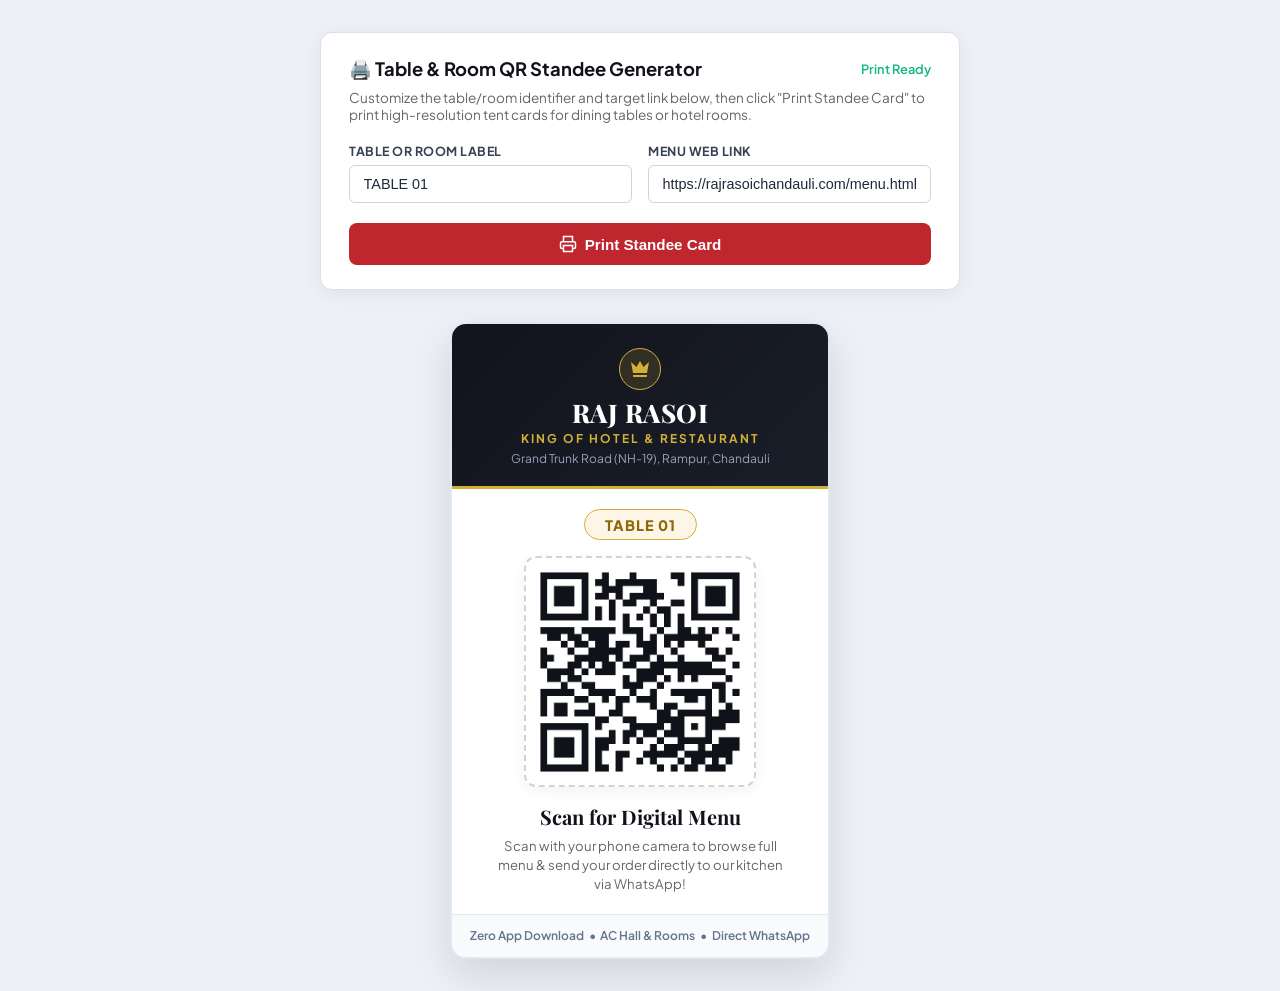
<file: qr-standee.html>
<!DOCTYPE html>
<html lang="en">
<head>
  <meta charset="UTF-8">
  <meta name="viewport" content="width=device-width, initial-scale=1.0">
  <title>Printable Table QR Standee | Raj Rasoi (King of Hotel & Restaurant)</title>
  
  <link rel="preconnect" href="https://fonts.googleapis.com">
  <link rel="preconnect" href="https://fonts.gstatic.com" crossorigin>
  <link href="https://fonts.googleapis.com/css2?family=Playfair+Display:wght@700;800&family=Plus+Jakarta+Sans:wght@500;600;700;800&family=Rozha+One&display=swap" rel="stylesheet">

  <style>
    :root {
      --gold: #d4af37;
      --gold-dark: #b8860b;
      --royal-red: #c0262d;
      --dark: #0f1219;
      --card-bg: #ffffff;
      --text: #1a1a1a;
      --text-muted: #666666;
    }

    * {
      box-sizing: border-box;
      margin: 0;
      padding: 0;
    }

    body {
      font-family: 'Plus Jakarta Sans', sans-serif;
      background: #edf1f7;
      color: var(--text);
      min-height: 100vh;
      display: flex;
      flex-direction: column;
      align-items: center;
      padding: 2rem 1rem;
    }

    /* Screen Controls Panel */
    .controls-panel {
      background: #ffffff;
      border: 1px solid #dcdfe6;
      border-radius: 12px;
      padding: 1.5rem 1.75rem;
      max-width: 640px;
      width: 100%;
      margin-bottom: 2rem;
      box-shadow: 0 4px 20px rgba(0,0,0,0.06);
    }

    .controls-title {
      font-size: 1.15rem;
      font-weight: 700;
      margin-bottom: 0.5rem;
      color: var(--dark);
      display: flex;
      align-items: center;
      justify-content: space-between;
    }

    .controls-desc {
      font-size: 0.85rem;
      color: var(--text-muted);
      margin-bottom: 1.25rem;
    }

    .form-row {
      display: grid;
      grid-template-columns: 1fr 1fr;
      gap: 1rem;
      margin-bottom: 1.25rem;
    }

    .control-label {
      display: block;
      font-size: 0.78rem;
      font-weight: 700;
      color: #374151;
      margin-bottom: 0.35rem;
      text-transform: uppercase;
      letter-spacing: 0.5px;
    }

    .control-input {
      width: 100%;
      padding: 0.65rem 0.85rem;
      border: 1px solid #cbd5e1;
      border-radius: 6px;
      font-size: 0.9rem;
      color: #1e293b;
    }

    .control-input:focus {
      outline: none;
      border-color: var(--gold-dark);
      box-shadow: 0 0 0 3px rgba(212, 175, 55, 0.2);
    }

    .btn-print {
      display: inline-flex;
      align-items: center;
      justify-content: center;
      gap: 0.5rem;
      background: var(--royal-red);
      color: #ffffff;
      font-weight: 700;
      font-size: 0.95rem;
      padding: 0.75rem 1.5rem;
      border-radius: 8px;
      border: none;
      cursor: pointer;
      width: 100%;
      transition: all 0.2s ease;
    }

    .btn-print:hover {
      background: #991b1b;
      transform: translateY(-1px);
    }

    /* ==========================================================================
       PRINTABLE STAND-UP TENT CARD
       Standard 4" x 6" / A6 tent card proportion
       ========================================================================== */
    .standee-card {
      width: 380px;
      background: #ffffff;
      border-radius: 16px;
      border: 2px solid #e2e8f0;
      overflow: hidden;
      box-shadow: 0 16px 40px rgba(0, 0, 0, 0.12);
      text-align: center;
      display: flex;
      flex-direction: column;
      position: relative;
    }

    /* Header Bar */
    .standee-header {
      background: linear-gradient(135deg, #11141c 0%, #1a1e29 100%);
      padding: 1.5rem 1rem 1.25rem;
      border-bottom: 3px solid var(--gold);
      position: relative;
    }

    .crown-standee-icon {
      width: 42px;
      height: 42px;
      margin: 0 auto 0.5rem;
      background: rgba(212, 175, 55, 0.15);
      border: 1px solid var(--gold);
      border-radius: 50%;
      display: flex;
      align-items: center;
      justify-content: center;
      color: var(--gold);
    }

    .crown-standee-icon svg {
      width: 24px;
      height: 24px;
      fill: currentColor;
    }

    .standee-brand-name {
      font-family: 'Playfair Display', serif;
      font-size: 1.6rem;
      font-weight: 800;
      color: #ffffff;
      letter-spacing: 0.5px;
      line-height: 1.1;
    }

    .standee-brand-sub {
      font-size: 0.75rem;
      text-transform: uppercase;
      letter-spacing: 2px;
      color: var(--gold);
      font-weight: 700;
      margin-top: 0.25rem;
    }

    .standee-location-tag {
      font-size: 0.75rem;
      color: #94a3b8;
      margin-top: 0.35rem;
    }

    /* Table / Room Badge */
    .table-badge {
      display: inline-block;
      background: #fdf6e7;
      border: 1.5px solid var(--gold);
      color: #8c6807;
      font-weight: 800;
      font-size: 0.9rem;
      padding: 0.35rem 1.25rem;
      border-radius: 9999px;
      margin: 1.25rem auto 0.5rem;
      letter-spacing: 1px;
      text-transform: uppercase;
    }

    /* QR Frame */
    .qr-frame {
      background: #ffffff;
      padding: 0.85rem;
      border-radius: 12px;
      border: 2px dashed #cbd5e1;
      display: inline-block;
      margin: 0.5rem auto 1rem;
      box-shadow: 0 4px 14px rgba(0,0,0,0.05);
    }

    .qr-frame img {
      width: 200px;
      height: 200px;
      display: block;
    }

    /* Instructions */
    .scan-title {
      font-family: 'Playfair Display', serif;
      font-size: 1.25rem;
      font-weight: 700;
      color: var(--dark);
      margin-bottom: 0.35rem;
    }

    .scan-desc {
      font-size: 0.825rem;
      color: var(--text-muted);
      max-width: 300px;
      margin: 0 auto 1.25rem;
      line-height: 1.45;
    }

    /* Footer Features */
    .standee-footer {
      background: #f8fafc;
      border-top: 1px solid #e2e8f0;
      padding: 0.85rem 1rem;
      font-size: 0.75rem;
      color: #64748b;
      display: flex;
      justify-content: space-around;
      align-items: center;
      font-weight: 600;
    }

    /* Mobile Screen Optimization */
    @media (max-width: 500px) {
      body {
        padding: 1rem 0.75rem;
      }
      .controls-panel {
        padding: 1rem;
      }
      .form-row {
        grid-template-columns: 1fr;
        gap: 0.75rem;
      }
      .standee-card {
        width: 100%;
        max-width: 380px;
      }
    }

    /* ==========================================================================
       PRINT FORMATTING
       ========================================================================== */
    @media print {
      body {
        background: #ffffff;
        padding: 0;
      }
      .controls-panel {
        display: none !important;
      }
      .standee-card {
        box-shadow: none;
        border: 1px solid #94a3b8;
        page-break-inside: avoid;
        margin: 0 auto;
      }
    }
  </style>
</head>
<body>

  <!-- Controls Panel -->
  <div class="controls-panel">
    <div class="controls-title">
      <span>🖨️ Table & Room QR Standee Generator</span>
      <span style="font-size:0.8rem; color:#10b981; font-weight:600;">Print Ready</span>
    </div>
    <p class="controls-desc">
      Customize the table/room identifier and target link below, then click "Print Standee Card" to print high-resolution tent cards for dining tables or hotel rooms.
    </p>

    <div class="form-row">
      <div>
        <label class="control-label">Table or Room Label</label>
        <input type="text" id="tableInput" class="control-input" value="TABLE 01">
      </div>
      <div>
        <label class="control-label">Menu Web Link</label>
        <input type="text" id="urlInput" class="control-input" value="https://rajrasoichandauli.com/menu.html">
      </div>
    </div>

    <button class="btn-print" onclick="window.print()">
      <svg width="18" height="18" viewBox="0 0 24 24" fill="none" stroke="currentColor" stroke-width="2"><polyline points="6 9 6 2 18 2 18 9"/><path d="M6 18H4a2 2 0 0 1-2-2v-5a2 2 0 0 1 2-2h16a2 2 0 0 1 2 2v5a2 2 0 0 1-2 2h-2"/><rect x="6" y="14" width="12" height="8"/></svg>
      Print Standee Card
    </button>
  </div>

  <!-- Printable Tent Card -->
  <div class="standee-card">
    <div class="standee-header">
      <div class="crown-standee-icon">
        <svg viewBox="0 0 24 24"><path d="M5 16L3 5l5.5 5L12 4l3.5 6L21 5l-2 11H5zm14 3c0 .6-.4 1-1 1H6c-.6 0-1-.4-1-1v-1h14v1z"/></svg>
      </div>
      <div class="standee-brand-name">RAJ RASOI</div>
      <div class="standee-brand-sub">King of Hotel & Restaurant</div>
      <div class="standee-location-tag">Grand Trunk Road (NH-19), Rampur, Chandauli</div>
    </div>

    <div class="table-badge" id="tableBadge">TABLE 01</div>

    <div class="qr-frame">
      <img id="qrImage" src="assets/images/raj_rasoi_menu_qr.png" alt="Raj Rasoi QR Code">
    </div>

    <div class="scan-title">Scan for Digital Menu</div>
    <div class="scan-desc">
      Scan with your phone camera to browse full menu & send your order directly to our kitchen via WhatsApp!
    </div>

    <div class="standee-footer">
      <span>Zero App Download</span>
      <span>•</span>
      <span>AC Hall & Rooms</span>
      <span>•</span>
      <span>Direct WhatsApp</span>
    </div>
  </div>

  <script>
    const urlInput = document.getElementById('urlInput');
    const tableInput = document.getElementById('tableInput');
    const qrImage = document.getElementById('qrImage');
    const tableBadge = document.getElementById('tableBadge');

    function updateQR() {
      const url = encodeURIComponent(urlInput.value.trim() || 'https://rajrasoichandauli.com/menu.html');
      qrImage.src = `https://api.qrserver.com/v1/create-qr-code/?size=400x400&format=png&color=15-18-25&bgcolor=ffffff&data=${url}`;
    }

    urlInput.addEventListener('input', updateQR);
    tableInput.addEventListener('input', () => {
      tableBadge.textContent = tableInput.value.trim() || 'TABLE';
    });
  </script>
</body>
</html>
</file>
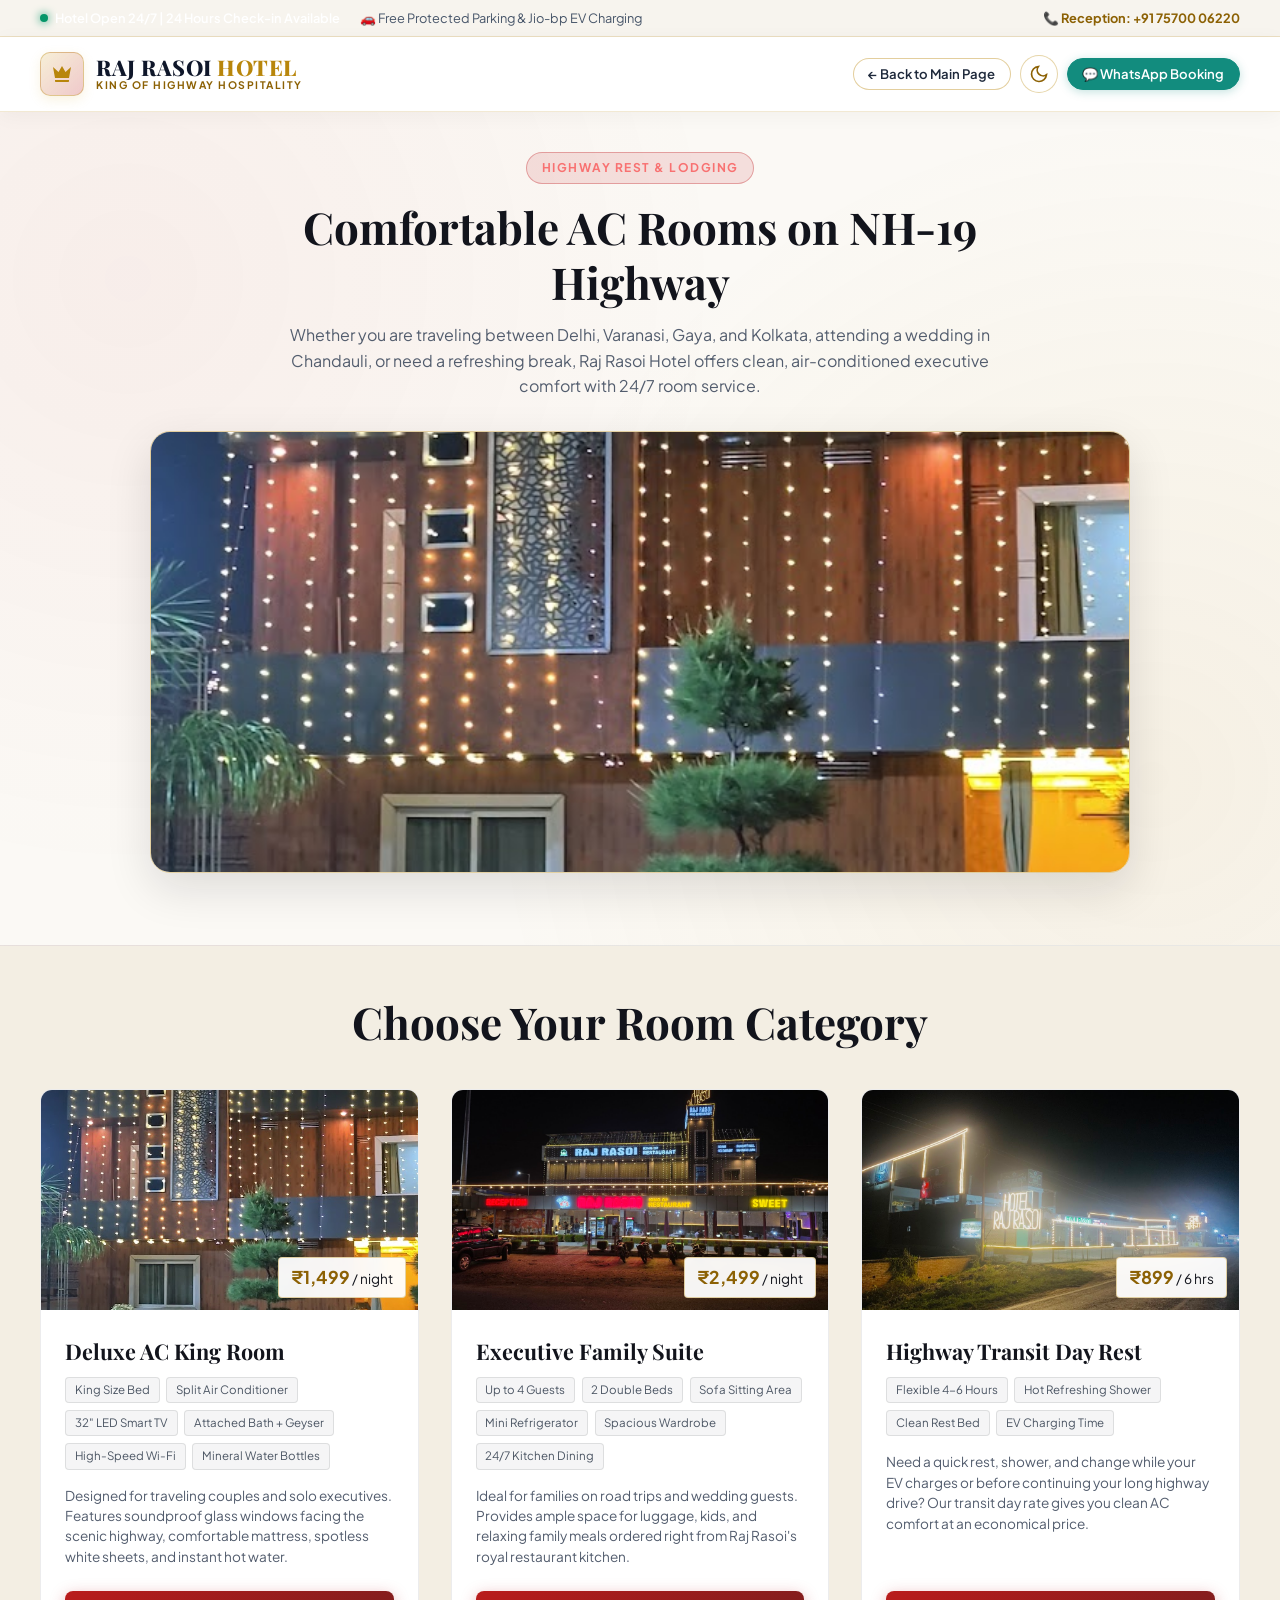
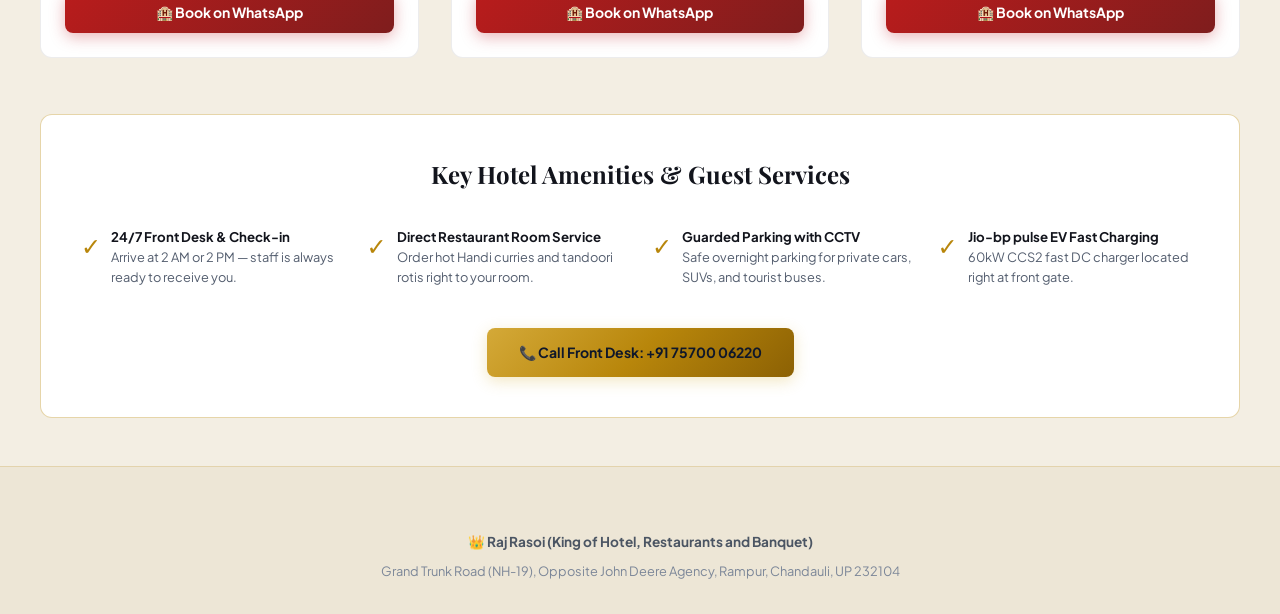
<file: rooms.html>
<!DOCTYPE html>
<html lang="en">
<head>
  <meta charset="UTF-8">
  <meta name="viewport" content="width=device-width, initial-scale=1.0">
  <title>AC Deluxe Hotel Rooms & Highway Stay | Raj Rasoi Hotel Chandauli</title>
  <meta name="description" content="Book AC Deluxe Rooms and Family Suites at Raj Rasoi Hotel, Grand Trunk Road (NH-19), Chandauli. 24/7 room service, guarded vehicle parking, hot showers, and Jio-bp pulse EV fast charger onsite.">
  
  <link rel="preconnect" href="https://fonts.googleapis.com">
  <link rel="preconnect" href="https://fonts.gstatic.com" crossorigin>
  <link href="https://fonts.googleapis.com/css2?family=Playfair+Display:ital,wght@0,600;0,700;0,800&family=Plus+Jakarta+Sans:wght@400;500;600;700;800&family=Rozha+One&family=Mukta:wght@400;600;700&display=swap" rel="stylesheet">
  
  <link rel="stylesheet" href="assets/css/styles.css">

  <!-- Theme Initialization (Runs before render to prevent flash) -->
  <script>
    (function() {
      var saved = localStorage.getItem('raj_rasoi_theme');
      if (saved === 'light' || (!saved && window.matchMedia && window.matchMedia('(prefers-color-scheme: light)').matches)) {
        document.documentElement.setAttribute('data-theme', 'light');
      } else {
        document.documentElement.setAttribute('data-theme', 'dark');
      }
    })();
  </script>
</head>
<body>

  <!-- Top Bar -->
  <div class="top-notice-bar">
    <div class="container notice-flex">
      <div class="notice-items">
        <div class="notice-item">
          <span class="live-indicator"></span>
          <span style="font-weight:600; color:#fff;">Hotel Open 24/7 | 24 Hours Check-in Available</span>
        </div>
        <div class="notice-item">
          <span>🚗 Free Protected Parking & Jio-bp EV Charging</span>
        </div>
      </div>
      <div class="notice-items">
        <a href="tel:07570006220" style="color:var(--gold-light); font-weight:700;">
          📞 Reception: +91 75700 06220
        </a>
      </div>
    </div>
  </div>

  <!-- Header -->
  <header class="navbar">
    <div class="container nav-container">
      <a href="index.html" class="brand-logo">
        <div class="crown-icon-wrap">
          <svg viewBox="0 0 24 24" fill="currentColor"><path d="M5 16L3 5l5.5 5L12 4l3.5 6L21 5l-2 11H5zm14 3c0 .6-.4 1-1 1H6c-.6 0-1-.4-1-1v-1h14v1z"/></svg>
        </div>
        <div class="brand-text">
          <div class="brand-title">RAJ RASOI <span>HOTEL</span></div>
          <div class="brand-tagline">King of Highway Hospitality</div>
        </div>
      </a>

      <div class="nav-actions">
        <a href="index.html" class="btn btn-outline">
          <span class="nav-back-full">← Back to Main Page</span>
          <span class="nav-back-short" style="display:none;">← Home</span>
        </a>
        <!-- Day / Night Theme Toggle -->
        <button class="theme-toggle-btn" id="themeToggleBtn" title="Switch Theme (Day / Night)" aria-label="Toggle Day and Night Theme">
          <span class="theme-icon sun-icon">
            <svg width="20" height="20" viewBox="0 0 24 24" fill="none" stroke="currentColor" stroke-width="2">
              <circle cx="12" cy="12" r="5"/><line x1="12" y1="1" x2="12" y2="3"/><line x1="12" y1="21" x2="12" y2="23"/>
              <line x1="4.22" y1="4.22" x2="5.64" y2="5.64"/><line x1="18.36" y1="18.36" x2="19.78" y2="19.78"/>
              <line x1="1" y1="12" x2="3" y2="12"/><line x1="21" y1="12" x2="23" y2="12"/>
              <line x1="4.22" y1="19.78" x2="5.64" y2="18.36"/><line x1="18.36" y1="5.64" x2="19.78" y2="4.22"/>
            </svg>
          </span>
          <span class="theme-icon moon-icon">
            <svg width="20" height="20" viewBox="0 0 24 24" fill="none" stroke="currentColor" stroke-width="2">
              <path d="M21 12.79A9 9 0 1 1 11.21 3 7 7 0 0 0 21 12.79z"/>
            </svg>
          </span>
        </button>
        <a href="https://wa.me/917570006220?text=Hello%20Raj%20Rasoi%20Hotel,%20I%20want%20to%20inquire%20about%20room%20availability." target="_blank" class="btn btn-whatsapp">
          💬 WhatsApp Booking
        </a>
      </div>
    </div>
  </header>

  <!-- Hero Banner -->
  <section class="hero" style="padding: 2.5rem 0 2rem;">
    <div class="container">
      <div class="section-title-wrap" style="margin-bottom: 2rem;">
        <div class="badge-tag badge-tag-hotel">Highway Rest & Lodging</div>
        <h1 class="section-title">Comfortable AC Rooms on NH-19 Highway</h1>
        <p class="section-subtitle">
          Whether you are traveling between Delhi, Varanasi, Gaya, and Kolkata, attending a wedding in Chandauli, or need a refreshing break, Raj Rasoi Hotel offers clean, air-conditioned executive comfort with 24/7 room service.
        </p>
      </div>

      <!-- Main Room Photo Showcase -->
      <div style="border-radius:var(--radius-lg); overflow:hidden; border:1px solid var(--border-gold); box-shadow:var(--shadow-lg); max-width:980px; margin:0 auto 2.5rem;">
        <img src="assets/images/raj_rasoi_hotel_room.jpg" alt="Raj Rasoi Executive Hotel Room Interior" class="hero-showcase-img">
      </div>
    </div>
  </section>

  <!-- Room Options Detailed Section -->
  <section class="section" style="background:var(--bg-secondary); padding:3rem 0;">
    <div class="container">
      <h2 class="section-title" style="text-align:center; margin-bottom:2.5rem;">Choose Your Room Category</h2>

      <div class="hotel-showcase-grid">

        <!-- Room 1 -->
        <div class="room-card">
          <div class="room-img-wrap">
            <img src="assets/images/raj_rasoi_hotel_room.jpg" alt="Deluxe AC King Room">
            <div class="room-price-badge">
              <strong>₹1,499</strong> / night
            </div>
          </div>
          <div class="room-body">
            <h3 class="room-title">Deluxe AC King Room</h3>
            <div class="room-amenities-tags">
              <span class="amenity-tag">King Size Bed</span>
              <span class="amenity-tag">Split Air Conditioner</span>
              <span class="amenity-tag">32" LED Smart TV</span>
              <span class="amenity-tag">Attached Bath + Geyser</span>
              <span class="amenity-tag">High-Speed Wi-Fi</span>
              <span class="amenity-tag">Mineral Water Bottles</span>
            </div>
            <p class="room-desc">
              Designed for traveling couples and solo executives. Features soundproof glass windows facing the scenic highway, comfortable mattress, spotless white sheets, and instant hot water.
            </p>
            <div class="room-footer-actions">
              <button class="btn btn-royal" style="width:100%;" onclick="bookRoomWhatsApp('Deluxe AC King Room', '₹1,499')">
                🏨 Book on WhatsApp
              </button>
            </div>
          </div>
        </div>

        <!-- Room 2 -->
        <div class="room-card">
          <div class="room-img-wrap">
            <img src="assets/images/raj_rasoi_facade_night.jpg" alt="Executive Family Suite">
            <div class="room-price-badge">
              <strong>₹2,499</strong> / night
            </div>
          </div>
          <div class="room-body">
            <h3 class="room-title">Executive Family Suite</h3>
            <div class="room-amenities-tags">
              <span class="amenity-tag">Up to 4 Guests</span>
              <span class="amenity-tag">2 Double Beds</span>
              <span class="amenity-tag">Sofa Sitting Area</span>
              <span class="amenity-tag">Mini Refrigerator</span>
              <span class="amenity-tag">Spacious Wardrobe</span>
              <span class="amenity-tag">24/7 Kitchen Dining</span>
            </div>
            <p class="room-desc">
              Ideal for families on road trips and wedding guests. Provides ample space for luggage, kids, and relaxing family meals ordered right from Raj Rasoi's royal restaurant kitchen.
            </p>
            <div class="room-footer-actions">
              <button class="btn btn-royal" style="width:100%;" onclick="bookRoomWhatsApp('Executive Family Suite', '₹2,499')">
                🏨 Book on WhatsApp
              </button>
            </div>
          </div>
        </div>

        <!-- Room 3 -->
        <div class="room-card">
          <div class="room-img-wrap">
            <img src="assets/images/raj_rasoi_entry_gate.jpg" alt="Highway Transit Day Rest">
            <div class="room-price-badge">
              <strong>₹899</strong> / 6 hrs
            </div>
          </div>
          <div class="room-body">
            <h3 class="room-title">Highway Transit Day Rest</h3>
            <div class="room-amenities-tags">
              <span class="amenity-tag">Flexible 4-6 Hours</span>
              <span class="amenity-tag">Hot Refreshing Shower</span>
              <span class="amenity-tag">Clean Rest Bed</span>
              <span class="amenity-tag">EV Charging Time</span>
            </div>
            <p class="room-desc">
              Need a quick rest, shower, and change while your EV charges or before continuing your long highway drive? Our transit day rate gives you clean AC comfort at an economical price.
            </p>
            <div class="room-footer-actions">
              <button class="btn btn-royal" style="width:100%;" onclick="bookRoomWhatsApp('Highway Transit Rest Room', '₹899')">
                🏨 Book on WhatsApp
              </button>
            </div>
          </div>
        </div>

      </div>

      <!-- Hotel Amenities Matrix -->
      <div style="margin-top:3.5rem; background:var(--bg-card); border:1px solid var(--border-gold); border-radius:var(--radius-md); padding:2.5rem;">
        <h3 style="font-family:var(--font-display); font-size:1.5rem; color:#fff; text-align:center; margin-bottom:2rem;">
          Key Hotel Amenities & Guest Services
        </h3>
        <div style="display:grid; grid-template-columns:repeat(auto-fit, minmax(240px, 1fr)); gap:1.5rem;">
          <div style="display:flex; gap:10px; align-items:flex-start;">
            <span style="font-size:1.5rem; color:var(--gold-primary);">✓</span>
            <div>
              <h5 style="color:#fff;">24/7 Front Desk & Check-in</h5>
              <p style="font-size:0.8rem; color:var(--text-muted);">Arrive at 2 AM or 2 PM — staff is always ready to receive you.</p>
            </div>
          </div>
          <div style="display:flex; gap:10px; align-items:flex-start;">
            <span style="font-size:1.5rem; color:var(--gold-primary);">✓</span>
            <div>
              <h5 style="color:#fff;">Direct Restaurant Room Service</h5>
              <p style="font-size:0.8rem; color:var(--text-muted);">Order hot Handi curries and tandoori rotis right to your room.</p>
            </div>
          </div>
          <div style="display:flex; gap:10px; align-items:flex-start;">
            <span style="font-size:1.5rem; color:var(--gold-primary);">✓</span>
            <div>
              <h5 style="color:#fff;">Guarded Parking with CCTV</h5>
              <p style="font-size:0.8rem; color:var(--text-muted);">Safe overnight parking for private cars, SUVs, and tourist buses.</p>
            </div>
          </div>
          <div style="display:flex; gap:10px; align-items:flex-start;">
            <span style="font-size:1.5rem; color:var(--gold-primary);">✓</span>
            <div>
              <h5 style="color:#fff;">Jio-bp pulse EV Fast Charging</h5>
              <p style="font-size:0.8rem; color:var(--text-muted);">60kW CCS2 fast DC charger located right at front gate.</p>
            </div>
          </div>
        </div>

        <div style="text-align:center; margin-top:2.5rem;">
          <a href="tel:07570006220" class="btn btn-primary" style="padding:0.85rem 2rem;">
            📞 Call Front Desk: +91 75700 06220
          </a>
        </div>
      </div>
    </div>
  </section>

  <!-- Footer -->
  <footer class="footer">
    <div class="container" style="text-align:center;">
      <p style="margin-bottom:0.5rem;">
        👑 <strong>Raj Rasoi (King of Hotel, Restaurants and Banquet)</strong>
      </p>
      <p style="font-size:0.8rem; color:var(--text-dim);">
        Grand Trunk Road (NH-19), Opposite John Deere Agency, Rampur, Chandauli, UP 232104
      </p>
    </div>
  </footer>

  <!-- Mobile Bottom Sticky Bar -->
  <div class="mobile-bottom-bar">
    <a href="tel:07570006220" class="mobile-bottom-item">
      <svg viewBox="0 0 24 24" fill="none" stroke="currentColor" stroke-width="2"><path d="M22 16.92v3a2 2 0 01-2.18 2 19.79 19.79 0 01-8.63-3.07 19.5 19.5 0 01-6-6 19.79 19.79 0 01-3.07-8.67A2 2 0 014.11 2h3a2 2 0 012 1.72 12.84 12.84 0 00.7 2.81 2 2 0 01-.45 2.11L8.09 9.91a16 16 0 006 6l1.27-1.27a2 2 0 012.11-.45 12.84 12.84 0 002.81.7A2 2 0 0122 16.92z"/></svg>
      <span>Call</span>
    </a>
    <a href="https://wa.me/917570006220?text=Hello%20Raj%20Rasoi,%20I%20want%20to%20book%20a%20hotel%20room." target="_blank" class="mobile-bottom-item">
      <svg viewBox="0 0 24 24" fill="currentColor"><path d="M.057 24l1.687-6.163c-1.041-1.804-1.588-3.849-1.587-5.946.003-6.556 5.338-11.891 11.893-11.891 3.181.001 6.167 1.24 8.413 3.488 2.245 2.248 3.481 5.236 3.48 8.414-.003 6.557-5.338 11.892-11.893 11.892-1.99-.001-3.951-.5-5.688-1.448l-6.305 1.654zm6.597-3.807c1.676.995 3.276 1.591 5.392 1.592 5.448 0 9.886-4.434 9.889-9.885.002-5.462-4.415-9.89-9.881-9.892-5.452 0-9.887 4.434-9.889 9.884-.001 2.225.651 3.891 1.746 5.634l-.999 3.648 3.742-.981zm11.387-5.464c-.074-.124-.272-.198-.57-.347-.297-.149-1.758-.868-2.031-.967-.272-.099-.47-.149-.669.149-.198.297-.768.967-.941 1.165-.173.198-.347.223-.644.074-.297-.149-1.255-.462-2.39-1.475-.883-.788-1.48-1.761-1.653-2.059-.173-.297-.018-.458.13-.606.134-.133.297-.347.446-.521.151-.172.2-.296.3-.495.099-.198.05-.372-.025-.521-.075-.148-.669-1.611-.916-2.206-.242-.579-.487-.501-.669-.51l-.57-.01c-.198 0-.52.074-.792.372s-1.04 1.016-1.04 2.479 1.065 2.876 1.213 3.074c.149.198 2.095 3.2 5.076 4.487.709.306 1.263.489 1.694.626.712.226 1.36.194 1.872.118.571-.085 1.758-.719 2.006-1.413.248-.695.248-1.29.173-1.414z"/></svg>
      <span>WhatsApp</span>
    </a>
    <a href="rooms.html" class="mobile-bottom-item active">
      <svg viewBox="0 0 24 24" fill="none" stroke="currentColor" stroke-width="2"><path d="M3 7v11a2 2 0 0 0 2 2h14a2 2 0 0 0 2-2V7M21 7l-9-4-9 4M10 21V10h4v11"/></svg>
      <span>Rooms</span>
    </a>
    <a href="menu.html" class="mobile-bottom-item">
      <svg viewBox="0 0 24 24" fill="none" stroke="currentColor" stroke-width="2"><path d="M18 2v6a3 3 0 0 1-3 3 3 3 0 0 1-3-3V2M15 11v11M5 2v8a2 2 0 0 0 2 2h0a2 2 0 0 0 2-2V2M7 12v10"/></svg>
      <span>Menu</span>
    </a>
    <a href="https://www.google.co.in/maps/place/Raj+Rasoi+(King+of+hotel+restaurants+and+banquet)/@25.2571788,83.2780063,2586m/data=!3m1!1e3!4m15!1m8!3m7!1s0x398e163113f2ddc9:0x96f45a8d2ad5f158!2sChandauli,+Uttar+Pradesh+232104!3b1!8m2!3d25.2604696!4d83.264538!16zL20vMDk4NmI4!3m5!1s0x398e175f91fd9eb9:0xf2cc60d8749e1bf0!8m2!3d25.2584902!4d83.2917767!16s%2Fg%2F11jrlz2f46" target="_blank" class="mobile-bottom-item">
      <svg viewBox="0 0 24 24" fill="none" stroke="currentColor" stroke-width="2"><polygon points="3 11 22 2 13 21 11 13 3 11"/></svg>
      <span>Route</span>
    </a>
  </div>

  <script src="assets/js/main.js"></script>
</body>
</html>
</file>
<file: assets/css/styles.css>
/* ==========================================================================
   RAJ RASOI - KING OF HOTEL, RESTAURANTS & BANQUET
   Grand Trunk Road (NH-19), Rampur, Opposite John Deere, Chandauli, UP 232104
   Ultra-Luxury Royal Architectural Hospitality Theme
   ========================================================================== */

:root, [data-theme="dark"] {
  /* Royal Night Theme Palette */
  --bg-primary: #0a0c10;
  --bg-secondary: #11141c;
  --bg-card: #161b26;
  --bg-card-hover: #1c2230;
  --bg-glass: rgba(16, 20, 29, 0.92);

  /* Gold & Brass Accents */
  --gold-primary: #d4af37;
  --gold-light: #f3cf65;
  --gold-dark: #b8860b;
  --gold-gradient: linear-gradient(135deg, #f5d77f 0%, #d4af37 50%, #aa8210 100%);

  /* Royal Crimson / Burgundy Accents */
  --royal-red: #c0262d;
  --royal-red-dark: #8b181e;
  --royal-red-light: #e03e46;
  --red-gradient: linear-gradient(135deg, #c0262d 0%, #8b181e 100%);

  /* EV Green Accent */
  --ev-green: #00d26a;
  --ev-green-dark: #009e4f;
  --ev-glow: rgba(0, 210, 106, 0.25);

  /* Veg / Non-Veg Indicators */
  --color-veg: #10b981;
  --color-nonveg: #ef4444;

  /* Typography Colors */
  --text-main: #f8fafc;
  --text-muted: #94a3b8;
  --text-dim: #64748b;
  --text-heading: #ffffff;

  /* Borders & Shadows */
  --border-light: rgba(255, 255, 255, 0.08);
  --border-subtle: rgba(255, 255, 255, 0.14);
  --border-gold: rgba(212, 175, 55, 0.35);
  --border-gold-hover: rgba(212, 175, 55, 0.75);

  --shadow-sm: 0 4px 14px rgba(0, 0, 0, 0.4);
  --shadow-md: 0 10px 30px rgba(0, 0, 0, 0.55);
  --shadow-lg: 0 20px 50px rgba(0, 0, 0, 0.75);
  --shadow-gold: 0 8px 30px rgba(212, 175, 55, 0.2);

  --theme-toggle-bg: #161b26;
  --theme-toggle-border: rgba(212, 175, 55, 0.35);
  --theme-toggle-color: #f3cf65;

  /* Geometry & Fonts */
  --radius-xs: 4px;
  --radius-sm: 8px;
  --radius-md: 12px;
  --radius-lg: 20px;
  --radius-full: 9999px;

  --font-sans: 'Plus Jakarta Sans', system-ui, -apple-system, BlinkMacSystemFont, 'Segoe UI', Roboto, sans-serif;
  --font-display: 'Playfair Display', Georgia, serif;
  --font-hindi: 'Rozha One', 'Mukta', sans-serif;

  --transition: all 0.25s cubic-bezier(0.16, 1, 0.3, 1);
}

[data-theme="light"] {
  /* Royal Sandstone & Warm Gold Day Theme */
  --bg-primary: #fbf9f5;
  --bg-secondary: #f3eee3;
  --bg-card: #ffffff;
  --bg-card-hover: #fcfbfa;
  --bg-glass: rgba(251, 249, 245, 0.94);

  --gold-primary: #b8860b;
  --gold-light: #8c6104;
  --gold-dark: #6e4a02;
  --gold-gradient: linear-gradient(135deg, #d4a938 0%, #b8860b 50%, #8c6104 100%);

  --royal-red: #b91c1c;
  --royal-red-dark: #7f1d1d;
  --royal-red-light: #dc2626;
  --red-gradient: linear-gradient(135deg, #b91c1c 0%, #7f1d1d 100%);

  --ev-green: #059669;
  --ev-green-dark: #047857;
  --ev-glow: rgba(5, 150, 105, 0.2);

  --color-veg: #059669;
  --color-nonveg: #dc2626;

  --text-main: #1f242e;
  --text-muted: #535d6e;
  --text-dim: #7b8698;
  --text-heading: #11141c;

  --border-light: rgba(17, 20, 28, 0.08);
  --border-subtle: rgba(17, 20, 28, 0.14);
  --border-gold: rgba(184, 134, 11, 0.35);
  --border-gold-hover: rgba(184, 134, 11, 0.8);

  --shadow-sm: 0 2px 10px rgba(17, 20, 28, 0.05);
  --shadow-md: 0 6px 24px rgba(17, 20, 28, 0.08);
  --shadow-lg: 0 16px 45px rgba(17, 20, 28, 0.12);
  --shadow-gold: 0 6px 24px rgba(184, 134, 11, 0.15);

  --theme-toggle-bg: #ffffff;
  --theme-toggle-border: rgba(184, 134, 11, 0.35);
  --theme-toggle-color: #8c6104;
}

/* Base Reset */
*, *::before, *::after {
  box-sizing: border-box;
  margin: 0;
  padding: 0;
}

html {
  overflow-x: hidden;
  max-width: 100%;
  width: 100%;
  scroll-behavior: smooth;
  font-size: 16px;
  -webkit-font-smoothing: antialiased;
}

body {
  font-family: var(--font-sans);
  background-color: var(--bg-primary);
  color: var(--text-main);
  line-height: 1.6;
  overflow-x: hidden;
  max-width: 100%;
  width: 100%;
  position: relative;
  padding-bottom: 72px; /* space for mobile bottom bar */
}

@media (min-width: 992px) {
  body {
    padding-bottom: 0;
  }
}

img {
  max-width: 100%;
  height: auto;
  display: block;
}

a {
  color: inherit;
  text-decoration: none;
  transition: var(--transition);
}

button {
  font-family: inherit;
  cursor: pointer;
  border: none;
  outline: none;
  background: none;
  transition: var(--transition);
}

ul, ol {
  list-style: none;
}

/* Container */
.container {
  width: 100%;
  max-width: 1240px;
  margin: 0 auto;
  padding: 0 1.25rem;
}

/* Typography Helpers */
.font-display {
  font-family: var(--font-display);
}

.text-gold {
  color: var(--gold-primary);
}

.text-gradient-gold {
  background: var(--gold-gradient);
  -webkit-background-clip: text;
  -webkit-text-fill-color: transparent;
}

.text-gradient-red {
  background: linear-gradient(135deg, #f87171, #dc2626);
  -webkit-background-clip: text;
  -webkit-text-fill-color: transparent;
}

.hindi-text {
  font-family: var(--font-hindi);
  letter-spacing: 0.5px;
}

/* Buttons */
.btn {
  display: inline-flex;
  align-items: center;
  justify-content: center;
  gap: 0.5rem;
  font-weight: 600;
  font-size: 0.875rem;
  padding: 0.75rem 1.4rem;
  border-radius: var(--radius-sm);
  transition: var(--transition);
  text-align: center;
  white-space: nowrap;
}

.btn-primary {
  background: var(--gold-gradient);
  color: #0c0d12;
  box-shadow: 0 4px 15px rgba(212, 175, 55, 0.3);
  font-weight: 700;
}

.btn-primary:hover {
  filter: brightness(1.1);
  transform: translateY(-2px);
  box-shadow: 0 6px 20px rgba(212, 175, 55, 0.45);
}

.btn-royal {
  background: var(--red-gradient);
  color: #ffffff;
  box-shadow: 0 4px 15px rgba(192, 38, 45, 0.35);
  font-weight: 700;
}

.btn-royal:hover {
  filter: brightness(1.15);
  transform: translateY(-2px);
  box-shadow: 0 6px 20px rgba(192, 38, 45, 0.5);
}

.btn-outline {
  background: transparent;
  color: #fff;
  border: 1px solid var(--border-subtle);
}

.btn-outline:hover {
  border-color: var(--gold-primary);
  color: var(--gold-light);
  background: rgba(212, 175, 55, 0.08);
}

.btn-whatsapp {
  background: #128c7e;
  color: #ffffff;
  font-weight: 600;
  border: 1px solid #128c7e;
  box-shadow: 0 2px 10px rgba(18, 140, 126, 0.25);
}

.btn-whatsapp:hover {
  background: #0f766e;
  border-color: #0f766e;
  transform: translateY(-2px);
  box-shadow: 0 4px 16px rgba(18, 140, 126, 0.38);
}

.btn-ev {
  background: linear-gradient(135deg, #00d26a 0%, #009e4f 100%);
  color: #ffffff;
  font-weight: 700;
  box-shadow: 0 4px 15px rgba(0, 210, 106, 0.3);
}

.btn-ev:hover {
  filter: brightness(1.1);
  transform: translateY(-2px);
  box-shadow: 0 6px 20px rgba(0, 210, 106, 0.45);
}

.btn-call {
  background: rgba(255, 255, 255, 0.06);
  color: #ffffff;
  border: 1px solid var(--border-gold);
}

.btn-call:hover {
  background: rgba(212, 175, 55, 0.15);
  color: var(--gold-light);
  transform: translateY(-2px);
}

/* Section Header Styles */
.section {
  padding: 5rem 0;
}

.section-title-wrap {
  text-align: center;
  max-width: 720px;
  margin: 0 auto 3.5rem;
}

.badge-tag {
  display: inline-flex;
  align-items: center;
  gap: 0.4rem;
  background: rgba(212, 175, 55, 0.12);
  border: 1px solid var(--border-gold);
  color: var(--gold-light);
  font-size: 0.75rem;
  font-weight: 700;
  text-transform: uppercase;
  letter-spacing: 1.5px;
  padding: 0.35rem 0.9rem;
  border-radius: var(--radius-full);
  margin-bottom: 0.9rem;
}

.badge-tag-ev {
  background: rgba(0, 210, 106, 0.12);
  border-color: rgba(0, 210, 106, 0.35);
  color: #00d26a;
}

.badge-tag-hotel {
  background: rgba(192, 38, 45, 0.12);
  border-color: rgba(192, 38, 45, 0.35);
  color: #f87171;
}

.section-title {
  font-family: var(--font-display);
  font-size: clamp(2rem, 3.5vw, 2.75rem);
  font-weight: 700;
  color: #ffffff;
  line-height: 1.25;
  margin-bottom: 0.85rem;
}

.section-subtitle {
  color: var(--text-muted);
  font-size: 1rem;
  line-height: 1.6;
}

/* ==========================================================================
   TOP HIGHWAY NOTICE BAR
   ========================================================================== */
.top-notice-bar {
  background: #080a0e;
  border-bottom: 1px solid var(--border-light);
  padding: 0.48rem 0;
  font-size: 0.8rem;
  color: var(--text-muted);
  transition: var(--transition);
}

.notice-flex {
  display: flex;
  justify-content: space-between;
  align-items: center;
  flex-wrap: nowrap;
  gap: 1.5rem;
  width: 100%;
}

.notice-items {
  display: flex;
  align-items: center;
  gap: 1.25rem;
  white-space: nowrap;
}

.notice-item {
  display: flex;
  align-items: center;
  gap: 0.45rem;
}

.live-indicator {
  width: 8px;
  height: 8px;
  border-radius: 50%;
  background: var(--ev-green);
  box-shadow: 0 0 10px var(--ev-green);
  display: inline-block;
  animation: pulse-dot 2s infinite;
}

@keyframes pulse-dot {
  0% { transform: scale(0.95); box-shadow: 0 0 0 0 rgba(0, 210, 106, 0.7); }
  70% { transform: scale(1.1); box-shadow: 0 0 0 6px rgba(0, 210, 106, 0); }
  100% { transform: scale(0.95); box-shadow: 0 0 0 0 rgba(0, 210, 106, 0); }
}

.status-open-text {
  color: var(--ev-green);
  font-weight: 700;
}

.status-closed-text {
  color: #ef4444;
  font-weight: 700;
}

.ev-badge-pill {
  background: rgba(0, 210, 106, 0.12);
  border: 1px solid rgba(0, 210, 106, 0.35);
  color: #00d26a;
  padding: 0.2rem 0.65rem;
  border-radius: var(--radius-full);
  font-weight: 700;
  font-size: 0.72rem;
  display: inline-flex;
  align-items: center;
  gap: 0.3rem;
  white-space: nowrap;
}

.notice-phone-link {
  color: var(--gold-light);
  font-weight: 700;
  display: flex;
  align-items: center;
  gap: 4px;
  transition: var(--transition);
}

.notice-phone-link:hover {
  color: #ffffff;
}

/* ==========================================================================
   NAVIGATION
   ========================================================================== */
.navbar {
  position: sticky;
  top: 0;
  z-index: 100;
  background: rgba(10, 12, 16, 0.94);
  backdrop-filter: blur(16px);
  -webkit-backdrop-filter: blur(16px);
  border-bottom: 1px solid var(--border-light);
  padding: 0;
  transition: var(--transition);
}

.nav-container {
  display: flex;
  justify-content: space-between;
  align-items: center;
  height: 74px;
}

.brand-logo {
  display: flex;
  align-items: center;
  gap: 0.75rem;
  flex-shrink: 0;
}

.crown-icon-wrap {
  width: 44px;
  height: 44px;
  border-radius: 10px;
  background: linear-gradient(135deg, rgba(212, 175, 55, 0.2), rgba(192, 38, 45, 0.25));
  border: 1px solid var(--border-gold);
  display: flex;
  align-items: center;
  justify-content: center;
  color: var(--gold-primary);
  box-shadow: 0 4px 12px rgba(212, 175, 55, 0.15);
  flex-shrink: 0;
}

.crown-icon-wrap svg {
  width: 24px;
  height: 24px;
}

.brand-text {
  display: flex;
  flex-direction: column;
}

.brand-title {
  font-family: var(--font-display);
  font-size: 1.35rem;
  font-weight: 800;
  letter-spacing: 0.5px;
  color: #ffffff;
  line-height: 1.1;
  white-space: nowrap;
}

.brand-title span {
  color: var(--gold-primary);
}

.brand-tagline {
  font-size: 0.65rem;
  font-weight: 700;
  text-transform: uppercase;
  letter-spacing: 1.5px;
  color: var(--gold-light);
  line-height: 1.2;
  white-space: nowrap;
}

.nav-links {
  display: none;
  align-items: center;
  gap: 1.35rem;
  white-space: nowrap;
}

@media (min-width: 992px) {
  .nav-links {
    display: flex;
  }
}

.nav-link {
  font-size: 0.88rem;
  font-weight: 600;
  color: var(--text-muted);
  position: relative;
  padding: 0.45rem 0;
  white-space: nowrap;
  letter-spacing: 0.2px;
}

.nav-link:hover,
.nav-link.active {
  color: var(--gold-light);
}

.nav-link.active::after {
  content: '';
  position: absolute;
  bottom: 0;
  left: 0;
  width: 100%;
  height: 2.5px;
  background: var(--gold-primary);
  border-radius: 2px;
}

.nav-actions {
  display: flex;
  align-items: center;
  gap: 0.55rem;
  flex-shrink: 0;
}

.nav-actions .btn {
  padding: 0.44rem 0.92rem;
  font-size: 0.82rem;
  border-radius: var(--radius-full);
  gap: 0.4rem;
  font-weight: 600;
  line-height: 1.2;
}

.nav-actions .btn-royal {
  padding: 0.46rem 1.05rem;
  font-weight: 700;
}

@media (min-width: 992px) and (max-width: 1220px) {
  .nav-links {
    gap: 0.85rem;
  }
  .nav-link {
    font-size: 0.82rem;
  }
  .nav-actions {
    gap: 0.4rem;
  }
  .nav-actions .btn {
    padding: 0.38rem 0.72rem;
    font-size: 0.78rem;
  }
  .brand-title {
    font-size: 1.15rem;
  }
  .brand-tagline {
    font-size: 0.65rem;
  }
}

/* Day / Night Theme Toggle Button */
.theme-toggle-btn {
  position: relative;
  width: 38px;
  height: 38px;
  border-radius: var(--radius-full);
  background: var(--theme-toggle-bg);
  border: 1px solid var(--theme-toggle-border);
  color: var(--theme-toggle-color);
  display: inline-flex;
  align-items: center;
  justify-content: center;
  cursor: pointer;
  transition: var(--transition);
  flex-shrink: 0;
}

.theme-toggle-btn:hover {
  border-color: var(--gold-primary);
  transform: translateY(-2px);
  box-shadow: 0 4px 14px rgba(212, 175, 55, 0.25);
}

.theme-icon {
  position: absolute;
  width: 20px;
  height: 20px;
  display: flex;
  align-items: center;
  justify-content: center;
  transition: transform 0.35s cubic-bezier(0.4, 0, 0.2, 1), opacity 0.3s ease;
}

/* Dark mode: show Sun icon to switch to day */
:root .sun-icon, [data-theme="dark"] .sun-icon {
  opacity: 1;
  transform: rotate(0deg) scale(1);
}
:root .moon-icon, [data-theme="dark"] .moon-icon {
  opacity: 0;
  transform: rotate(90deg) scale(0.4);
  pointer-events: none;
}

/* Light mode: show Moon icon to switch to night */
[data-theme="light"] .sun-icon {
  opacity: 0;
  transform: rotate(-90deg) scale(0.4);
  pointer-events: none;
}
[data-theme="light"] .moon-icon {
  opacity: 1;
  transform: rotate(0deg) scale(1);
}

.cart-toggle-btn {
  position: relative;
  width: 38px;
  height: 38px;
  border-radius: var(--radius-full);
  background: var(--bg-card);
  border: 1px solid var(--border-gold);
  color: var(--gold-primary);
  display: flex;
  align-items: center;
  justify-content: center;
  transition: var(--transition);
  flex-shrink: 0;
}

.cart-toggle-btn:hover {
  background: rgba(212, 175, 55, 0.15);
  transform: scale(1.05);
}

.cart-count-badge {
  position: absolute;
  top: -6px;
  right: -6px;
  background: var(--royal-red);
  color: #ffffff;
  font-size: 0.7rem;
  font-weight: 800;
  min-width: 18px;
  height: 18px;
  border-radius: 9999px;
  display: flex;
  align-items: center;
  justify-content: center;
  padding: 0 4px;
  border: 2px solid var(--bg-primary);
}

.mobile-nav-toggle {
  display: flex;
  align-items: center;
  justify-content: center;
  width: 40px;
  height: 40px;
  border-radius: var(--radius-sm);
  background: var(--bg-card);
  border: 1px solid var(--border-light);
  color: #fff;
}

@media (min-width: 992px) {
  .mobile-nav-toggle {
    display: none;
  }
}

/* Mobile Drawer Navigation */
.mobile-nav-menu {
  position: fixed;
  top: 0;
  right: 0;
  width: 82%;
  max-width: 320px;
  height: 100vh;
  height: 100dvh;
  background: var(--bg-secondary);
  border-left: 1px solid var(--border-gold);
  z-index: 1000;
  padding: 2rem 1.5rem;
  display: flex;
  flex-direction: column;
  transform: translateX(105%);
  visibility: hidden;
  pointer-events: none;
  transition: transform 0.3s cubic-bezier(0.16, 1, 0.3, 1), visibility 0.3s ease;
  box-shadow: -10px 0 30px rgba(0,0,0,0.8);
}

.mobile-nav-menu.open {
  transform: translateX(0);
  visibility: visible;
  pointer-events: auto;
}

.mobile-nav-header {
  display: flex;
  justify-content: space-between;
  align-items: center;
  margin-bottom: 2rem;
  padding-bottom: 1rem;
  border-bottom: 1px solid var(--border-light);
}

.mobile-nav-links {
  display: flex;
  flex-direction: column;
  gap: 1.25rem;
}

.mobile-nav-link {
  font-size: 1.05rem;
  font-weight: 600;
  color: #e2e8f0;
  display: flex;
  align-items: center;
  gap: 0.75rem;
}

.mobile-nav-link:hover {
  color: var(--gold-light);
}

.mobile-nav-overlay {
  position: fixed;
  inset: 0;
  background: rgba(0,0,0,0.7);
  z-index: 999;
  opacity: 0;
  pointer-events: none;
  transition: opacity 0.3s ease;
}

.mobile-nav-overlay.open {
  opacity: 1;
  pointer-events: auto;
}

/* ==========================================================================
   HERO SECTION
   ========================================================================== */
.hero {
  position: relative;
  padding: 3.5rem 0 4rem;
  background: radial-gradient(circle at 10% 20%, rgba(192, 38, 45, 0.12) 0%, transparent 45%),
              radial-gradient(circle at 90% 80%, rgba(212, 175, 55, 0.08) 0%, transparent 50%),
              var(--bg-primary);
  border-bottom: 1px solid var(--border-light);
  overflow: hidden;
}

.hero-grid {
  display: grid;
  grid-template-columns: 1fr;
  gap: 3rem;
  align-items: center;
}

@media (min-width: 992px) {
  .hero-grid {
    grid-template-columns: 1.05fr 0.95fr;
  }
}

.hero-content {
  position: relative;
  z-index: 2;
}

.hero-pill-row {
  display: flex;
  align-items: center;
  gap: 0.75rem;
  flex-wrap: wrap;
  margin-bottom: 1.25rem;
}

.hero-rating-box {
  display: inline-flex;
  align-items: center;
  gap: 0.5rem;
  background: rgba(255, 255, 255, 0.06);
  border: 1px solid var(--border-gold);
  border-radius: var(--radius-full);
  padding: 0.38rem 0.95rem;
  font-size: 0.825rem;
  backdrop-filter: blur(8px);
}

.hero-rating-val {
  color: #ffffff;
  font-weight: 800;
}

.hero-rating-sep {
  color: rgba(255, 255, 255, 0.3);
}

.hero-rating-count {
  color: var(--text-muted);
  font-size: 0.8rem;
}

.stars {
  color: #f59e0b;
  display: flex;
  align-items: center;
  gap: 2px;
}

.hero-title {
  font-family: var(--font-display);
  font-size: clamp(2.35rem, 5vw, 3.65rem);
  font-weight: 800;
  line-height: 1.15;
  color: #ffffff;
  margin-bottom: 0.85rem;
}

.hero-hindi-tag {
  font-family: var(--font-hindi);
  font-size: 1.25rem;
  color: var(--gold-light);
  margin-bottom: 1.25rem;
  font-weight: 600;
}

.hero-desc {
  font-size: 1.05rem;
  color: var(--text-muted);
  line-height: 1.65;
  margin-bottom: 2rem;
  max-width: 580px;
}

.hero-btn-group {
  display: flex;
  align-items: center;
  gap: 0.85rem;
  flex-wrap: wrap;
  margin-bottom: 2.5rem;
}

.hero-btn-group .btn {
  padding: 0.8rem 1.55rem;
  border-radius: var(--radius-full);
}

.hero-quick-features {
  display: grid;
  grid-template-columns: repeat(2, 1fr);
  gap: 1rem;
  padding-top: 1.5rem;
  border-top: 1px solid var(--border-light);
}

@media (min-width: 640px) {
  .hero-quick-features {
    grid-template-columns: repeat(4, 1fr);
  }
}

.quick-feature-item {
  display: flex;
  align-items: flex-start;
  gap: 0.65rem;
}

.qf-icon {
  width: 34px;
  height: 34px;
  border-radius: 8px;
  background: rgba(212, 175, 55, 0.1);
  border: 1px solid var(--border-gold);
  color: var(--gold-primary);
  display: flex;
  align-items: center;
  justify-content: center;
  flex-shrink: 0;
}

.qf-icon.green {
  background: rgba(0, 210, 106, 0.1);
  border-color: rgba(0, 210, 106, 0.35);
  color: var(--ev-green);
}

.qf-icon.red {
  background: rgba(192, 38, 45, 0.1);
  border-color: rgba(192, 38, 45, 0.35);
  color: var(--royal-red-light);
}

.qf-text h5 {
  font-size: 0.85rem;
  font-weight: 700;
  color: #ffffff;
}

.qf-text p {
  font-size: 0.72rem;
  color: var(--text-dim);
}

/* Hero Visual Showcase */
.hero-visual-card {
  position: relative;
  border-radius: var(--radius-lg);
  overflow: hidden;
  border: 1px solid var(--border-gold);
  box-shadow: var(--shadow-lg), var(--shadow-gold);
  background: var(--bg-card);
}

.hero-visual-card img {
  width: 100%;
  height: 440px;
  object-fit: cover;
  transition: transform 0.6s cubic-bezier(0.16, 1, 0.3, 1);
}

.hero-visual-card:hover img {
  transform: scale(1.03);
}

.hero-visual-overlay {
  position: absolute;
  inset: 0;
  background: linear-gradient(to top, rgba(10, 12, 16, 0.95) 0%, rgba(10, 12, 16, 0.4) 50%, transparent 100%);
  display: flex;
  flex-direction: column;
  justify-content: space-between;
  padding: 1.5rem;
}

.visual-top-tags {
  display: flex;
  justify-content: space-between;
  align-items: center;
  flex-wrap: wrap;
  gap: 0.5rem;
}

.visual-badge {
  background: rgba(10, 12, 16, 0.85);
  backdrop-filter: blur(8px);
  border: 1px solid var(--border-gold);
  color: var(--gold-light);
  font-size: 0.75rem;
  font-weight: 700;
  padding: 0.35rem 0.85rem;
  border-radius: var(--radius-full);
}

.visual-badge-ev {
  background: rgba(0, 210, 106, 0.2);
  backdrop-filter: blur(8px);
  border: 1px solid rgba(0, 210, 106, 0.6);
  color: #00d26a;
  font-size: 0.75rem;
  font-weight: 700;
  padding: 0.35rem 0.85rem;
  border-radius: var(--radius-full);
  display: flex;
  align-items: center;
  gap: 0.35rem;
}

.visual-bottom-info {
  background: rgba(17, 20, 28, 0.85);
  backdrop-filter: blur(10px);
  border: 1px solid var(--border-light);
  border-radius: var(--radius-md);
  padding: 1rem 1.25rem;
}

.visual-bottom-info h4 {
  font-family: var(--font-display);
  font-size: 1.2rem;
  color: #fff;
  margin-bottom: 0.25rem;
}

.visual-bottom-info p {
  font-size: 0.8rem;
  color: var(--text-muted);
}

/* ==========================================================================
   THE 4 PILLARS (SERVICES OVERVIEW)
   ========================================================================== */
.pillars-section {
  background: var(--bg-secondary);
  border-bottom: 1px solid var(--border-light);
}

.pillars-grid {
  display: grid;
  grid-template-columns: 1fr;
  gap: 1.5rem;
}

@media (min-width: 640px) {
  .pillars-grid {
    grid-template-columns: repeat(2, 1fr);
  }
}

@media (min-width: 1024px) {
  .pillars-grid {
    grid-template-columns: repeat(4, 1fr);
  }
}

.pillar-card {
  background: var(--bg-card);
  border: 1px solid var(--border-light);
  border-radius: var(--radius-md);
  overflow: hidden;
  transition: var(--transition);
  display: flex;
  flex-direction: column;
}

.pillar-card:hover {
  transform: translateY(-6px);
  border-color: var(--border-gold);
  box-shadow: var(--shadow-md);
}

.pillar-img-wrap {
  position: relative;
  height: 190px;
  overflow: hidden;
}

.pillar-img-wrap img {
  width: 100%;
  height: 100%;
  object-fit: cover;
  transition: transform 0.5s ease;
}

.pillar-card:hover .pillar-img-wrap img {
  transform: scale(1.08);
}

.pillar-badge {
  position: absolute;
  top: 10px;
  left: 10px;
  background: rgba(10, 12, 16, 0.85);
  backdrop-filter: blur(6px);
  border: 1px solid var(--border-gold);
  color: var(--gold-light);
  font-size: 0.7rem;
  font-weight: 700;
  padding: 0.25rem 0.65rem;
  border-radius: var(--radius-xs);
}

.pillar-body {
  padding: 1.25rem;
  display: flex;
  flex-direction: column;
  flex-grow: 1;
}

.pillar-title {
  font-family: var(--font-display);
  font-size: 1.25rem;
  color: #fff;
  margin-bottom: 0.5rem;
}

.pillar-desc {
  font-size: 0.85rem;
  color: var(--text-muted);
  line-height: 1.5;
  margin-bottom: 1.25rem;
  flex-grow: 1;
}

.pillar-link {
  font-size: 0.8rem;
  font-weight: 700;
  color: var(--gold-primary);
  display: flex;
  align-items: center;
  gap: 0.35rem;
}

.pillar-link:hover {
  color: var(--gold-light);
  gap: 0.55rem;
}

/* ==========================================================================
   MENU & DISHES SECTION
   ========================================================================== */
.menu-section {
  background: var(--bg-primary);
  border-bottom: 1px solid var(--border-light);
}

.menu-controls {
  display: flex;
  flex-direction: column;
  gap: 1.25rem;
  margin-bottom: 2.5rem;
}

.category-tabs-scroll {
  overflow-x: auto;
  white-space: nowrap;
  padding-bottom: 0.5rem;
  -webkit-overflow-scrolling: touch;
}

.category-tabs {
  display: inline-flex;
  gap: 0.65rem;
}

.cat-tab-btn {
  background: var(--bg-card);
  border: 1px solid var(--border-light);
  color: var(--text-muted);
  font-size: 0.85rem;
  font-weight: 600;
  padding: 0.6rem 1.2rem;
  border-radius: var(--radius-full);
  transition: var(--transition);
}

.cat-tab-btn:hover {
  border-color: var(--border-gold);
  color: #fff;
}

.cat-tab-btn.active {
  background: var(--gold-gradient);
  border-color: var(--gold-primary);
  color: #0c0d12;
  font-weight: 700;
  box-shadow: 0 4px 15px rgba(212, 175, 55, 0.25);
}

.menu-filter-row {
  display: flex;
  justify-content: space-between;
  align-items: center;
  flex-wrap: wrap;
  gap: 1rem;
}

.diet-filters {
  display: flex;
  gap: 0.5rem;
}

.diet-btn {
  display: inline-flex;
  align-items: center;
  gap: 0.4rem;
  background: var(--bg-card);
  border: 1px solid var(--border-light);
  padding: 0.4rem 0.85rem;
  border-radius: var(--radius-sm);
  font-size: 0.8rem;
  font-weight: 600;
  color: var(--text-muted);
}

.diet-btn.active-veg {
  border-color: var(--color-veg);
  background: rgba(16, 185, 129, 0.12);
  color: var(--color-veg);
}

.diet-btn.active-nonveg {
  border-color: var(--color-nonveg);
  background: rgba(239, 68, 68, 0.12);
  color: var(--color-nonveg);
}

.veg-icon {
  width: 14px;
  height: 14px;
  border: 1.5px solid var(--color-veg);
  display: inline-flex;
  align-items: center;
  justify-content: center;
  border-radius: 2px;
  padding: 1px;
}

.veg-icon::after {
  content: '';
  width: 6px;
  height: 6px;
  background: var(--color-veg);
  border-radius: 50%;
}

.nonveg-icon {
  width: 14px;
  height: 14px;
  border: 1.5px solid var(--color-nonveg);
  display: inline-flex;
  align-items: center;
  justify-content: center;
  border-radius: 2px;
  padding: 1px;
}

.nonveg-icon::after {
  content: '';
  width: 0;
  height: 0;
  border-left: 3.5px solid transparent;
  border-right: 3.5px solid transparent;
  border-bottom: 7px solid var(--color-nonveg);
}

/* Menu Grid */
.menu-grid {
  display: grid;
  grid-template-columns: 1fr;
  gap: 1.75rem;
}

@media (min-width: 640px) {
  .menu-grid {
    grid-template-columns: repeat(2, 1fr);
  }
}

@media (min-width: 1024px) {
  .menu-grid {
    grid-template-columns: repeat(3, 1fr);
  }
}

.menu-card {
  background: var(--bg-card);
  border: 1px solid var(--border-light);
  border-radius: var(--radius-md);
  overflow: hidden;
  transition: var(--transition);
  display: flex;
  flex-direction: column;
}

.menu-card:hover {
  transform: translateY(-4px);
  border-color: var(--border-gold);
  box-shadow: var(--shadow-md);
}

.menu-card-img-wrap {
  position: relative;
  height: 200px;
  overflow: hidden;
}

.menu-card-img-wrap img {
  width: 100%;
  height: 100%;
  object-fit: cover;
  transition: transform 0.4s ease;
}

.menu-card:hover .menu-card-img-wrap img {
  transform: scale(1.05);
}

.bestseller-badge {
  position: absolute;
  top: 10px;
  left: 10px;
  background: var(--gold-gradient);
  color: #0c0d12;
  font-size: 0.7rem;
  font-weight: 800;
  padding: 0.2rem 0.6rem;
  border-radius: var(--radius-xs);
  box-shadow: 0 2px 8px rgba(0,0,0,0.4);
}

.category-badge-float {
  position: absolute;
  top: 10px;
  right: 10px;
  background: rgba(10, 12, 16, 0.85);
  backdrop-filter: blur(4px);
  border: 1px solid var(--border-light);
  color: var(--text-muted);
  font-size: 0.68rem;
  font-weight: 600;
  padding: 0.2rem 0.5rem;
  border-radius: var(--radius-xs);
}

.menu-card-body {
  padding: 1.25rem;
  display: flex;
  flex-direction: column;
  flex-grow: 1;
}

.menu-card-header {
  display: flex;
  justify-content: space-between;
  align-items: flex-start;
  gap: 0.75rem;
  margin-bottom: 0.5rem;
}

.item-name-group {
  display: flex;
  align-items: center;
  gap: 0.5rem;
}

.item-title {
  font-family: var(--font-display);
  font-size: 1.15rem;
  font-weight: 700;
  color: #ffffff;
  line-height: 1.2;
}

.item-price {
  font-size: 1.15rem;
  font-weight: 800;
  color: var(--gold-light);
  white-space: nowrap;
}

.item-desc {
  font-size: 0.825rem;
  color: var(--text-muted);
  line-height: 1.45;
  margin-bottom: 1.25rem;
  flex-grow: 1;
}

.menu-card-footer {
  display: flex;
  justify-content: space-between;
  align-items: center;
  border-top: 1px solid var(--border-light);
  padding-top: 0.85rem;
}

.portion-text {
  font-size: 0.72rem;
  color: var(--text-dim);
  font-weight: 500;
}

.add-cart-btn {
  background: rgba(212, 175, 55, 0.12);
  border: 1px solid var(--border-gold);
  color: var(--gold-light);
  font-size: 0.78rem;
  font-weight: 700;
  padding: 0.45rem 0.95rem;
  border-radius: var(--radius-xs);
  transition: var(--transition);
}

.add-cart-btn:hover {
  background: var(--gold-primary);
  color: #0c0d12;
  box-shadow: 0 4px 12px rgba(212, 175, 55, 0.3);
}

/* ==========================================================================
   HOTEL & ROOMS SECTION
   ========================================================================== */
.hotel-section {
  background: var(--bg-secondary);
  border-bottom: 1px solid var(--border-light);
}

.hotel-showcase-grid {
  display: grid;
  grid-template-columns: 1fr;
  gap: 2rem;
}

@media (min-width: 992px) {
  .hotel-showcase-grid {
    grid-template-columns: repeat(3, 1fr);
  }
}

.room-card {
  background: var(--bg-card);
  border: 1px solid var(--border-light);
  border-radius: var(--radius-md);
  overflow: hidden;
  display: flex;
  flex-direction: column;
  transition: var(--transition);
}

.room-card:hover {
  transform: translateY(-6px);
  border-color: rgba(192, 38, 45, 0.5);
  box-shadow: var(--shadow-md);
}

.room-img-wrap {
  position: relative;
  height: 220px;
  overflow: hidden;
}

.room-img-wrap img {
  width: 100%;
  height: 100%;
  object-fit: cover;
  transition: transform 0.4s ease;
}

.room-card:hover .room-img-wrap img {
  transform: scale(1.05);
}

.room-price-badge {
  position: absolute;
  bottom: 12px;
  right: 12px;
  background: rgba(10, 12, 16, 0.9);
  backdrop-filter: blur(6px);
  border: 1px solid var(--border-gold);
  border-radius: var(--radius-xs);
  padding: 0.35rem 0.75rem;
  color: #fff;
  font-size: 0.85rem;
}

.room-price-badge strong {
  font-size: 1.1rem;
  color: var(--gold-light);
}

.room-body {
  padding: 1.5rem;
  display: flex;
  flex-direction: column;
  flex-grow: 1;
}

.room-title {
  font-family: var(--font-display);
  font-size: 1.35rem;
  color: #ffffff;
  margin-bottom: 0.5rem;
}

.room-amenities-tags {
  display: flex;
  flex-wrap: wrap;
  gap: 0.4rem;
  margin-bottom: 1rem;
}

.amenity-tag {
  font-size: 0.72rem;
  background: rgba(255, 255, 255, 0.05);
  border: 1px solid var(--border-light);
  padding: 0.2rem 0.55rem;
  border-radius: var(--radius-xs);
  color: var(--text-muted);
}

.room-desc {
  font-size: 0.85rem;
  color: var(--text-muted);
  line-height: 1.5;
  margin-bottom: 1.5rem;
  flex-grow: 1;
}

.room-footer-actions {
  display: flex;
  gap: 0.75rem;
}

/* ==========================================================================
   BANQUET & PARTY LAWN SECTION
   ========================================================================== */
.banquet-section {
  background: var(--bg-primary);
  border-bottom: 1px solid var(--border-light);
}

.banquet-banner {
  background: linear-gradient(135deg, rgba(192, 38, 45, 0.2) 0%, rgba(212, 175, 55, 0.15) 100%), var(--bg-card);
  border: 1px solid var(--border-gold);
  border-radius: var(--radius-lg);
  padding: 2.5rem;
  display: grid;
  grid-template-columns: 1fr;
  gap: 2.5rem;
  align-items: center;
  box-shadow: var(--shadow-lg);
}

@media (min-width: 992px) {
  .banquet-banner {
    grid-template-columns: 1.1fr 0.9fr;
  }
}

.banquet-content h3 {
  font-family: var(--font-display);
  font-size: clamp(1.85rem, 3.5vw, 2.5rem);
  color: #fff;
  margin-bottom: 1rem;
}

.banquet-specs {
  display: grid;
  grid-template-columns: repeat(2, 1fr);
  gap: 1.25rem;
  margin: 1.75rem 0;
}

.spec-item {
  border-left: 2px solid var(--gold-primary);
  padding-left: 0.85rem;
}

.spec-item strong {
  display: block;
  font-size: 1.15rem;
  color: var(--gold-light);
}

.spec-item span {
  font-size: 0.78rem;
  color: var(--text-muted);
}

.banquet-form-card {
  background: var(--bg-secondary);
  border: 1px solid var(--border-light);
  border-radius: var(--radius-md);
  padding: 1.75rem;
  box-shadow: var(--shadow-md);
}

.banquet-form-card h4 {
  font-family: var(--font-display);
  font-size: 1.25rem;
  color: #fff;
  margin-bottom: 0.5rem;
}

.form-group {
  margin-bottom: 1rem;
}

.form-label {
  display: block;
  font-size: 0.78rem;
  font-weight: 600;
  color: var(--text-muted);
  margin-bottom: 0.35rem;
}

.form-input, .form-select, .form-textarea {
  width: 100%;
  background: var(--bg-card);
  border: 1px solid var(--border-light);
  border-radius: var(--radius-xs);
  padding: 0.65rem 0.85rem;
  color: #fff;
  font-size: 0.85rem;
  font-family: inherit;
  transition: var(--transition);
}

.form-input:focus, .form-select:focus, .form-textarea:focus {
  outline: none;
  border-color: var(--gold-primary);
  background: #19202e;
}

/* ==========================================================================
   JIO-BP EV FAST CHARGING POINT SECTION
   ========================================================================== */
.ev-section {
  background: radial-gradient(circle at 80% 50%, rgba(0, 210, 106, 0.12) 0%, transparent 50%), var(--bg-secondary);
  border-bottom: 1px solid var(--border-light);
  position: relative;
}

.ev-grid {
  display: grid;
  grid-template-columns: 1fr;
  gap: 2.5rem;
  align-items: center;
}

@media (min-width: 992px) {
  .ev-grid {
    grid-template-columns: 1fr 1fr;
  }
}

.ev-card-features {
  display: flex;
  flex-direction: column;
  gap: 1.25rem;
  margin-top: 2rem;
}

.ev-feat-row {
  display: flex;
  align-items: flex-start;
  gap: 1rem;
  background: var(--bg-card);
  border: 1px solid var(--border-light);
  border-radius: var(--radius-sm);
  padding: 1rem;
}

.ev-feat-icon {
  width: 38px;
  height: 38px;
  border-radius: 8px;
  background: rgba(0, 210, 106, 0.15);
  color: var(--ev-green);
  display: flex;
  align-items: center;
  justify-content: center;
  flex-shrink: 0;
}

.ev-feat-info h5 {
  font-size: 0.95rem;
  font-weight: 700;
  color: #fff;
}

.ev-feat-info p {
  font-size: 0.8rem;
  color: var(--text-muted);
}

.ev-visual-wrap {
  position: relative;
  border-radius: var(--radius-lg);
  overflow: hidden;
  border: 2px solid rgba(0, 210, 106, 0.35);
  box-shadow: 0 10px 40px rgba(0, 210, 106, 0.15);
}

.ev-visual-wrap img {
  width: 100%;
  height: 380px;
  object-fit: cover;
}

/* ==========================================================================
   REVIEWS & RATINGS
   ========================================================================== */
.reviews-section {
  background: var(--bg-primary);
  border-bottom: 1px solid var(--border-light);
}

.reviews-grid {
  display: grid;
  grid-template-columns: 1fr;
  gap: 1.5rem;
}

@media (min-width: 768px) {
  .reviews-grid {
    grid-template-columns: repeat(3, 1fr);
  }
}

.review-card {
  background: var(--bg-card);
  border: 1px solid var(--border-light);
  border-radius: var(--radius-md);
  padding: 1.75rem;
  display: flex;
  flex-direction: column;
}

.review-header {
  display: flex;
  justify-content: space-between;
  align-items: center;
  margin-bottom: 1rem;
}

.reviewer-info {
  display: flex;
  align-items: center;
  gap: 0.65rem;
}

.avatar {
  width: 40px;
  height: 40px;
  border-radius: 50%;
  background: var(--gold-gradient);
  color: #0c0d12;
  font-weight: 800;
  display: flex;
  align-items: center;
  justify-content: center;
  font-size: 0.95rem;
}

.reviewer-name {
  font-weight: 700;
  font-size: 0.9rem;
  color: #fff;
}

.reviewer-tag {
  font-size: 0.72rem;
  color: var(--text-dim);
}

.review-text {
  font-size: 0.85rem;
  color: var(--text-muted);
  line-height: 1.55;
  margin-bottom: 1rem;
  flex-grow: 1;
}

.review-meta {
  font-size: 0.72rem;
  color: var(--gold-light);
  border-top: 1px solid var(--border-light);
  padding-top: 0.65rem;
}

/* ==========================================================================
   LOCATION & DIRECTIONS
   ========================================================================== */
.location-section {
  background: var(--bg-secondary);
}

.location-grid {
  display: grid;
  grid-template-columns: 1fr;
  gap: 2.5rem;
}

@media (min-width: 992px) {
  .location-grid {
    grid-template-columns: 1fr 1fr;
  }
}

.location-info-card {
  background: var(--bg-card);
  border: 1px solid var(--border-light);
  border-radius: var(--radius-md);
  padding: 2rem;
}

.loc-detail-row {
  display: flex;
  gap: 1rem;
  margin-bottom: 1.5rem;
}

.loc-icon {
  width: 36px;
  height: 36px;
  border-radius: 8px;
  background: rgba(212, 175, 55, 0.1);
  color: var(--gold-primary);
  display: flex;
  align-items: center;
  justify-content: center;
  flex-shrink: 0;
}

.loc-content h5 {
  font-size: 0.95rem;
  font-weight: 700;
  color: #fff;
  margin-bottom: 0.25rem;
}

.loc-content p {
  font-size: 0.825rem;
  color: var(--text-muted);
}

.map-container {
  border-radius: var(--radius-md);
  overflow: hidden;
  border: 1px solid var(--border-gold);
  min-height: 380px;
  box-shadow: var(--shadow-md);
}

.map-container iframe {
  width: 100%;
  height: 100%;
  min-height: 380px;
  border: 0;
}

/* ==========================================================================
   FOOTER
   ========================================================================== */
.footer {
  background: #050608;
  border-top: 1px solid var(--border-light);
  padding: 4rem 0 2rem;
  font-size: 0.85rem;
  color: var(--text-dim);
}

.footer-grid {
  display: grid;
  grid-template-columns: 1fr;
  gap: 2.5rem;
  margin-bottom: 3rem;
}

@media (min-width: 640px) {
  .footer-grid {
    grid-template-columns: repeat(2, 1fr);
  }
}

@media (min-width: 1024px) {
  .footer-grid {
    grid-template-columns: 1.4fr 1fr 1fr 1fr;
  }
}

.footer-col h4 {
  font-family: var(--font-display);
  font-size: 1.15rem;
  color: #fff;
  margin-bottom: 1.25rem;
}

.footer-links {
  display: flex;
  flex-direction: column;
  gap: 0.65rem;
}

.footer-links a:hover {
  color: var(--gold-light);
  transform: translateX(4px);
}

.footer-bottom {
  display: flex;
  justify-content: space-between;
  align-items: center;
  flex-wrap: wrap;
  gap: 1rem;
  padding-top: 2rem;
  border-top: 1px solid var(--border-light);
  font-size: 0.78rem;
}

/* ==========================================================================
   MOBILE STICKY BOTTOM BAR
   ========================================================================== */
.mobile-bottom-bar {
  position: fixed;
  bottom: 0;
  left: 0;
  width: 100%;
  background: rgba(14, 17, 24, 0.96);
  backdrop-filter: blur(16px);
  -webkit-backdrop-filter: blur(16px);
  border-top: 1px solid var(--border-gold);
  z-index: 990;
  display: grid;
  grid-template-columns: repeat(5, 1fr);
  padding: 0.45rem 0.25rem;
  box-shadow: 0 -4px 20px rgba(0,0,0,0.6);
}

@media (min-width: 992px) {
  .mobile-bottom-bar {
    display: none;
  }
}

.mobile-bottom-item {
  display: flex;
  flex-direction: column;
  align-items: center;
  justify-content: center;
  gap: 2px;
  color: var(--text-muted);
  font-size: 0.65rem;
  font-weight: 600;
  text-align: center;
  padding: 0.25rem;
  position: relative;
}

.mobile-bottom-item svg {
  width: 19px;
  height: 19px;
}

.mobile-bottom-item.active,
.mobile-bottom-item:hover {
  color: var(--gold-light);
}

.mobile-bottom-item.highlight-order {
  color: var(--gold-primary);
}

.mobile-bottom-item .badge-dot {
  position: absolute;
  top: 2px;
  right: 18px;
  background: var(--royal-red);
  color: #fff;
  font-size: 0.62rem;
  font-weight: 800;
  min-width: 15px;
  height: 15px;
  border-radius: 9999px;
  display: flex;
  align-items: center;
  justify-content: center;
}

/* ==========================================================================
   ORDER PLATE / CART SLIDE-OUT DRAWER
   ========================================================================== */
.cart-drawer-overlay {
  position: fixed;
  inset: 0;
  background: rgba(0, 0, 0, 0.75);
  backdrop-filter: blur(4px);
  z-index: 1050;
  opacity: 0;
  pointer-events: none;
  transition: opacity 0.3s ease;
}

.cart-drawer-overlay.open {
  opacity: 1;
  pointer-events: auto;
}

.cart-drawer {
  position: fixed;
  top: 0;
  right: 0;
  width: 100%;
  max-width: 440px;
  height: 100vh;
  height: 100dvh;
  background: var(--bg-secondary);
  border-left: 1px solid var(--border-gold);
  z-index: 1060;
  display: flex;
  flex-direction: column;
  transform: translateX(105%);
  visibility: hidden;
  pointer-events: none;
  transition: transform 0.35s cubic-bezier(0.16, 1, 0.3, 1), visibility 0.35s ease;
  box-shadow: -10px 0 40px rgba(0, 0, 0, 0.8);
}

.cart-drawer.open {
  transform: translateX(0);
  visibility: visible;
  pointer-events: auto;
}

.cart-header {
  padding: 1.25rem 1.5rem;
  background: var(--bg-card);
  border-bottom: 1px solid var(--border-light);
  display: flex;
  justify-content: space-between;
  align-items: center;
}

.cart-header h3 {
  font-family: var(--font-display);
  font-size: 1.25rem;
  color: #fff;
}

.cart-close-btn {
  width: 32px;
  height: 32px;
  border-radius: 6px;
  background: rgba(255, 255, 255, 0.08);
  color: #fff;
  display: flex;
  align-items: center;
  justify-content: center;
}

.cart-type-selector {
  padding: 1rem 1.5rem;
  background: #141822;
  border-bottom: 1px solid var(--border-light);
}

.cart-type-selector label {
  display: block;
  font-size: 0.75rem;
  font-weight: 700;
  color: var(--gold-light);
  margin-bottom: 0.5rem;
  text-transform: uppercase;
  letter-spacing: 0.5px;
}

.type-buttons-group {
  display: grid;
  grid-template-columns: repeat(3, 1fr);
  gap: 0.4rem;
}

.type-btn {
  background: var(--bg-card);
  border: 1px solid var(--border-light);
  color: var(--text-muted);
  font-size: 0.75rem;
  font-weight: 600;
  padding: 0.45rem 0.2rem;
  border-radius: var(--radius-xs);
  text-align: center;
}

.type-btn.active {
  background: var(--gold-gradient);
  border-color: var(--gold-primary);
  color: #0c0d12;
  font-weight: 700;
}

.cart-items-container {
  flex-grow: 1;
  overflow-y: auto;
  padding: 1.25rem 1.5rem;
  display: flex;
  flex-direction: column;
  gap: 1rem;
}

.cart-empty-message {
  text-align: center;
  padding: 3rem 1rem;
  color: var(--text-dim);
}

.cart-empty-message svg {
  width: 48px;
  height: 48px;
  margin: 0 auto 1rem;
  opacity: 0.4;
  color: var(--gold-primary);
}

.cart-item-card {
  display: flex;
  justify-content: space-between;
  align-items: center;
  background: var(--bg-card);
  border: 1px solid var(--border-light);
  border-radius: var(--radius-xs);
  padding: 0.85rem;
}

.cart-item-info h5 {
  font-size: 0.9rem;
  color: #fff;
  margin-bottom: 0.2rem;
}

.cart-item-price {
  font-size: 0.85rem;
  color: var(--gold-light);
  font-weight: 700;
}

.cart-item-qty {
  display: flex;
  align-items: center;
  gap: 0.5rem;
}

.qty-btn {
  width: 26px;
  height: 26px;
  border-radius: 4px;
  background: rgba(255, 255, 255, 0.1);
  color: #fff;
  display: flex;
  align-items: center;
  justify-content: center;
  font-weight: 700;
}

.qty-btn:hover {
  background: var(--gold-primary);
  color: #0c0d12;
}

.qty-val {
  font-weight: 700;
  font-size: 0.85rem;
  min-width: 18px;
  text-align: center;
}

.cart-footer {
  padding: 1.25rem 1.5rem;
  background: var(--bg-card);
  border-top: 1px solid var(--border-light);
}

.order-detail-input {
  width: 100%;
  background: #0f131a;
  border: 1px solid var(--border-light);
  border-radius: var(--radius-xs);
  padding: 0.6rem 0.85rem;
  color: #fff;
  font-size: 0.825rem;
  margin-bottom: 0.85rem;
}

.cart-total-row {
  display: flex;
  justify-content: space-between;
  align-items: center;
  margin-bottom: 1rem;
}

.cart-total-row span {
  color: var(--text-muted);
  font-size: 0.9rem;
}

.cart-total-row strong {
  font-size: 1.35rem;
  color: var(--gold-light);
  font-weight: 800;
}

/* Modal Lightbox */
.lightbox-modal {
  position: fixed;
  inset: 0;
  background: rgba(0, 0, 0, 0.92);
  z-index: 1100;
  display: none;
  align-items: center;
  justify-content: center;
  padding: 1.5rem;
}

.lightbox-modal.open {
  display: flex;
}

.lightbox-content {
  position: relative;
  max-width: 900px;
  width: 100%;
  border-radius: var(--radius-md);
  overflow: hidden;
  border: 1px solid var(--border-gold);
}

.lightbox-close {
  position: absolute;
  top: 15px;
  right: 15px;
  background: rgba(0, 0, 0, 0.7);
  color: #fff;
  width: 36px;
  height: 36px;
  border-radius: 50%;
  display: flex;
  align-items: center;
  justify-content: center;
  z-index: 2;
}

/* Toast Message */
.toast-msg {
  position: fixed;
  bottom: 85px;
  left: 50%;
  transform: translateX(-50%) translateY(30px);
  background: #1e2433;
  border: 1px solid var(--gold-primary);
  color: #fff;
  padding: 0.65rem 1.25rem;
  border-radius: var(--radius-full);
  font-size: 0.85rem;
  font-weight: 600;
  box-shadow: 0 8px 24px rgba(0,0,0,0.5);
  z-index: 1200;
  opacity: 0;
  pointer-events: none;
  transition: all 0.3s cubic-bezier(0.16, 1, 0.3, 1);
  display: flex;
  align-items: center;
  gap: 0.5rem;
}

.toast-msg.show {
  transform: translateX(-50%) translateY(0);
  opacity: 1;
}

/* ==========================================================================
   DAY / LIGHT THEME SPECIFIC COMPONENT OVERRIDES
   ========================================================================== */
[data-theme="light"] h1,
[data-theme="light"] h2,
[data-theme="light"] h3,
[data-theme="light"] h4,
[data-theme="light"] h5,
[data-theme="light"] .section-title,
[data-theme="light"] .hero-title,
[data-theme="light"] .item-title,
[data-theme="light"] .room-title,
[data-theme="light"] .pillar-title,
[data-theme="light"] .reviewer-name,
[data-theme="light"] .brand-title,
[data-theme="light"] .cart-header h3,
[data-theme="light"] .cart-item-info h5,
[data-theme="light"] .scan-title,
[data-theme="light"] .controls-title {
  color: #12141c !important;
}

[data-theme="light"] .top-notice-bar {
  background: #f7f4ee;
  border-bottom: 1px solid rgba(184, 134, 11, 0.2);
  color: #475569;
}

[data-theme="light"] .top-notice-bar #liveStatusText,
[data-theme="light"] .top-notice-bar strong {
  color: #0f172a !important;
}

[data-theme="light"] .notice-phone-link {
  color: #996515 !important;
}

[data-theme="light"] .notice-phone-link:hover {
  color: #78350f !important;
}

[data-theme="light"] .navbar {
  background: rgba(255, 255, 255, 0.96);
  border-bottom: 1px solid rgba(184, 134, 11, 0.18);
  box-shadow: 0 4px 20px rgba(0, 0, 0, 0.04);
}

[data-theme="light"] .brand-title {
  color: #0f172a !important;
}

[data-theme="light"] .brand-tagline {
  color: #8c6104 !important;
}

[data-theme="light"] .nav-link {
  color: #475569;
}

[data-theme="light"] .nav-link:hover,
[data-theme="light"] .nav-link.active {
  color: #b8860b;
}

[data-theme="light"] .btn-primary {
  color: #0f172a;
}

[data-theme="light"] .btn-outline {
  border-color: rgba(184, 134, 11, 0.4);
  color: #1e293b;
  background: #ffffff;
}

[data-theme="light"] .btn-outline:hover {
  background: rgba(184, 134, 11, 0.1);
  border-color: var(--gold-primary);
  color: var(--gold-dark);
}

[data-theme="light"] .btn-call {
  background: #ffffff;
  color: #1e293b;
  border: 1px solid rgba(184, 134, 11, 0.35);
  box-shadow: 0 2px 6px rgba(0, 0, 0, 0.03);
}

[data-theme="light"] .btn-call:hover {
  background: rgba(184, 134, 11, 0.1);
  border-color: var(--gold-primary);
  color: var(--gold-dark);
}

[data-theme="light"] .theme-toggle-btn {
  background: #ffffff;
  border-color: rgba(184, 134, 11, 0.35);
  color: #8c6104;
}

[data-theme="light"] .cart-toggle-btn {
  background: #ffffff;
  border-color: var(--border-gold);
  color: var(--gold-dark);
  box-shadow: 0 2px 6px rgba(0, 0, 0, 0.03);
}

[data-theme="light"] .hero {
  background: radial-gradient(circle at 10% 20%, rgba(185, 28, 28, 0.05) 0%, transparent 45%),
              radial-gradient(circle at 90% 80%, rgba(184, 134, 11, 0.08) 0%, transparent 50%),
              var(--bg-primary);
}

[data-theme="light"] .hero-desc {
  color: #475569;
}

[data-theme="light"] .hero-hindi-tag {
  color: #8c6104;
}

[data-theme="light"] .hero-rating-box {
  background: #ffffff;
  border-color: rgba(184, 134, 11, 0.3);
  box-shadow: 0 2px 8px rgba(0, 0, 0, 0.04);
}

[data-theme="light"] .hero-rating-val {
  color: #0f172a !important;
}

[data-theme="light"] .hero-rating-sep {
  color: #cbd5e1 !important;
}

[data-theme="light"] .hero-rating-count {
  color: #475569 !important;
}

[data-theme="light"] .hero-quick-features {
  border-top-color: rgba(18, 20, 26, 0.08);
}

[data-theme="light"] .qf-text h5 {
  color: #12141c;
}

[data-theme="light"] .qf-text p {
  color: #6b7280;
}

[data-theme="light"] .visual-bottom-info {
  background: rgba(255, 255, 255, 0.92);
  border-color: rgba(184, 134, 11, 0.3);
}

[data-theme="light"] .visual-bottom-info h4 {
  color: #12141c !important;
}

[data-theme="light"] .visual-bottom-info p {
  color: #4b5563;
}

[data-theme="light"] .cat-tab-btn {
  background: #ffffff;
  border-color: rgba(18, 20, 26, 0.12);
  color: #4b5563;
}

[data-theme="light"] .cat-tab-btn.active {
  background: var(--gold-gradient);
  color: #ffffff;
}

[data-theme="light"] .diet-btn {
  background: #ffffff;
  border-color: rgba(18, 20, 26, 0.12);
  color: #4b5563;
}

[data-theme="light"] .menu-card-footer {
  border-top-color: rgba(18, 20, 26, 0.08);
}

[data-theme="light"] .portion-text {
  color: #6b7280;
}

[data-theme="light"] .add-cart-btn {
  background: rgba(184, 134, 11, 0.1);
  color: #8c6104;
  border-color: rgba(184, 134, 11, 0.35);
}

[data-theme="light"] .add-cart-btn:hover {
  background: var(--gold-primary);
  color: #ffffff;
}

[data-theme="light"] .category-badge-float {
  background: rgba(255, 255, 255, 0.9);
  color: #4b5563;
  border-color: rgba(18, 20, 26, 0.1);
}

[data-theme="light"] .banquet-banner {
  background: linear-gradient(135deg, rgba(185, 28, 28, 0.08) 0%, rgba(184, 134, 11, 0.12) 100%), #ffffff;
  border-color: rgba(184, 134, 11, 0.35);
}

[data-theme="light"] .banquet-form-card {
  background: #ffffff;
  border-color: rgba(18, 20, 26, 0.1);
}

[data-theme="light"] .form-input, 
[data-theme="light"] .form-select, 
[data-theme="light"] .form-textarea {
  background: #ffffff;
  color: #12141c;
  border-color: #cbd5e1;
}

[data-theme="light"] .form-input:focus, 
[data-theme="light"] .form-select:focus, 
[data-theme="light"] .form-textarea:focus {
  background: #ffffff;
  border-color: var(--gold-primary);
}

[data-theme="light"] .form-label {
  color: #374151;
}

[data-theme="light"] .cart-drawer {
  background: #ffffff;
  border-left-color: rgba(184, 134, 11, 0.3);
}

[data-theme="light"] .cart-header {
  background: #f7f3ea;
  border-bottom-color: rgba(18, 20, 26, 0.08);
}

[data-theme="light"] .cart-type-selector {
  background: #fdfaf3;
  border-bottom-color: rgba(18, 20, 26, 0.08);
}

[data-theme="light"] .type-btn {
  background: #ffffff;
  border-color: rgba(18, 20, 26, 0.12);
  color: #4b5563;
}

[data-theme="light"] .type-btn.active {
  background: var(--gold-gradient);
  color: #ffffff;
  border-color: var(--gold-primary);
}

[data-theme="light"] .cart-item-card {
  background: #f9f7f2;
  border-color: rgba(18, 20, 26, 0.08);
}

[data-theme="light"] .qty-btn {
  background: rgba(18, 20, 26, 0.08);
  color: #12141c;
}

[data-theme="light"] .qty-val {
  color: #12141c;
}

[data-theme="light"] .cart-footer {
  background: #f7f3ea;
  border-top-color: rgba(18, 20, 26, 0.08);
}

[data-theme="light"] .order-detail-input {
  background: #ffffff;
  border-color: #cbd5e1;
  color: #12141c;
}

[data-theme="light"] .mobile-bottom-bar {
  background: rgba(255, 255, 255, 0.96);
  border-top-color: rgba(184, 134, 11, 0.35);
}

[data-theme="light"] .mobile-bottom-item {
  color: #64748b;
}

[data-theme="light"] .mobile-bottom-item.active,
[data-theme="light"] .mobile-bottom-item:hover {
  color: var(--gold-dark);
}

[data-theme="light"] .footer {
  background: #ede6d6;
  border-top-color: rgba(184, 134, 11, 0.2);
  color: #4b5563;
}

[data-theme="light"] .ev-feat-row {
  background: #ffffff;
}

[data-theme="light"] .amenity-tag {
  background: rgba(18, 20, 26, 0.04);
  border-color: rgba(18, 20, 26, 0.1);
  color: #4b5563;
}

[data-theme="light"] .room-price-badge {
  background: rgba(255, 255, 255, 0.95);
  border-color: var(--border-gold);
  color: #12141c;
}

[data-theme="light"] .mobile-nav-toggle {
  background: #ffffff;
  color: #12141c;
  border-color: rgba(18, 20, 26, 0.15);
}

[data-theme="light"] .mobile-nav-menu {
  background: #ffffff;
  border-left-color: var(--border-gold);
}

[data-theme="light"] .mobile-nav-link {
  color: #1e222b;
}

[data-theme="light"] .mobile-nav-link:hover {
  color: var(--gold-dark);
}

[data-theme="light"] .menu-search-input {
  background: #ffffff;
  color: #12141c;
  border-color: #cbd5e1;
}

[data-theme="light"] .jump-link {
  background: #ffffff;
  border-color: rgba(18, 20, 26, 0.12);
  color: #4b5563;
}

[data-theme="light"] .category-jump-nav {
  background: rgba(251, 249, 245, 0.96);
  border-bottom-color: rgba(184, 134, 11, 0.3);
}

[data-theme="light"] .toast-msg {
  background: #ffffff;
  color: #12141c;
  border-color: var(--gold-primary);
  box-shadow: 0 8px 24px rgba(18, 20, 26, 0.15);
}

/* ==========================================================================
   MOBILE & PHONE SCREEN ULTRA-OPTIMIZATIONS (320px - 991px)
   ========================================================================== */

/* Universal Showcase Image Helper */
.hero-showcase-img {
  width: 100%;
  height: 440px;
  object-fit: cover;
}

@media (max-width: 991px) {
  /* Hide desktop text action buttons in navbar on mobile screens */
  .nav-actions .btn-call,
  .nav-actions .btn-whatsapp,
  .nav-actions .btn-royal,
  .nav-actions > .btn:not(.btn-outline) {
    display: none !important;
  }

  .nav-actions {
    gap: 0.5rem;
  }

  .theme-toggle-btn,
  .cart-toggle-btn,
  .mobile-nav-toggle {
    width: 38px;
    height: 38px;
  }

  /* Compact Navbar */
  .navbar {
    padding: 0.5rem 0;
  }

  .crown-icon-wrap {
    width: 38px;
    height: 38px;
    border-radius: 8px;
  }

  .crown-icon-wrap svg {
    width: 22px;
    height: 22px;
  }

  .brand-title {
    font-size: 1.15rem;
  }

  .brand-tagline {
    font-size: 0.58rem;
    letter-spacing: 1px;
  }
}

@media (max-width: 768px) {
  /* Safe area inset support on body for sticky bottom bar */
  body {
    padding-bottom: calc(72px + env(safe-area-inset-bottom, 0px)) !important;
  }

  .container {
    padding: 0 1rem;
    width: 100%;
    max-width: 100%;
    box-sizing: border-box;
  }

  /* Compact Top Notice Bar */
  .top-notice-bar {
    padding: 0.35rem 0;
    font-size: 0.72rem;
    overflow: hidden;
    width: 100%;
    max-width: 100%;
  }

  .notice-flex {
    justify-content: center;
    gap: 0.4rem;
    width: 100%;
    flex-wrap: wrap;
  }

  .notice-items {
    justify-content: center;
    gap: 0.5rem;
    flex-wrap: wrap;
    width: 100%;
  }

  .highway-loc-item,
  .notice-right-items {
    display: none !important;
  }

  /* Section Padding reduction */
  .section {
    padding: 2.75rem 0;
  }

  .section-title-wrap {
    margin: 0 auto 1.75rem;
  }

  .section-title {
    font-size: clamp(1.6rem, 5.5vw, 2rem);
    margin-bottom: 0.6rem;
  }

  .section-subtitle {
    font-size: 0.88rem;
    line-height: 1.5;
  }

  .badge-tag {
    font-size: 0.68rem;
    padding: 0.25rem 0.75rem;
    margin-bottom: 0.65rem;
  }

  /* Hero Section */
  .hero {
    padding: 1.5rem 0 2rem;
  }

  .hero-grid {
    gap: 1.75rem;
  }

  .hero-title {
    font-size: clamp(1.75rem, 6.5vw, 2.3rem);
    line-height: 1.2;
    margin-bottom: 0.5rem;
  }

  .hero-hindi-tag {
    font-size: 1.05rem;
    margin-bottom: 0.75rem;
  }

  .hero-desc {
    font-size: 0.88rem;
    line-height: 1.55;
    margin-bottom: 1.25rem;
  }

  .hero-pill-row {
    gap: 0.5rem;
    margin-bottom: 1rem;
  }

  .hero-rating-box {
    padding: 0.25rem 0.65rem;
    font-size: 0.75rem;
  }

  .hero-btn-group {
    display: grid;
    grid-template-columns: 1fr 1fr;
    gap: 0.6rem;
    margin-bottom: 1.5rem;
  }

  .hero-btn-group .btn {
    width: 100%;
    padding: 0.75rem 0.5rem !important;
    font-size: 0.8rem;
    justify-content: center;
    white-space: normal;
    text-align: center;
    line-height: 1.25;
  }

  .hero-quick-features {
    grid-template-columns: repeat(2, 1fr);
    gap: 0.65rem;
    padding-top: 1rem;
  }

  .quick-feature-item {
    gap: 0.5rem;
  }

  .qf-icon {
    width: 30px;
    height: 30px;
    border-radius: 6px;
  }

  .qf-icon svg {
    width: 15px;
    height: 15px;
  }

  .qf-text h5 {
    font-size: 0.78rem;
    line-height: 1.2;
  }

  .qf-text p {
    font-size: 0.68rem;
  }

  /* Hero Visual Card on Mobile */
  .hero-visual-card {
    border-radius: var(--radius-md);
  }

  .hero-visual-card img {
    height: 220px !important;
    object-fit: cover !important;
    object-position: center 40% !important;
  }

  .hero-visual-overlay {
    padding: 0.85rem;
  }

  .visual-top-tags {
    gap: 0.35rem;
  }

  .visual-badge,
  .visual-badge-ev {
    font-size: 0.65rem;
    padding: 0.22rem 0.55rem;
  }

  .visual-bottom-info {
    padding: 0.65rem 0.85rem;
    border-radius: var(--radius-sm);
  }

  .visual-bottom-info h4 {
    font-size: 0.95rem;
    margin-bottom: 0.15rem;
  }

  .visual-bottom-info p {
    font-size: 0.72rem;
    line-height: 1.35;
  }

  /* Pillars on Mobile */
  .pillars-grid {
    grid-template-columns: 1fr;
    gap: 1.15rem;
  }

  .pillar-img-wrap {
    height: 165px;
  }

  .pillar-body {
    padding: 1.1rem;
  }

  .pillar-title {
    font-size: 1.15rem;
  }

  .pillar-desc {
    font-size: 0.82rem;
    margin-bottom: 0.85rem;
  }

  /* Menu Section & Category Tabs */
  .menu-controls {
    gap: 0.85rem;
    margin-bottom: 1.5rem;
  }

  .category-tabs-scroll {
    padding: 0.2rem 0.25rem 0.5rem;
    -webkit-overflow-scrolling: touch;
    scrollbar-width: none;
    -ms-overflow-style: none;
  }

  .category-tabs-scroll::-webkit-scrollbar {
    display: none;
  }

  .category-tabs {
    gap: 0.45rem;
  }

  .cat-tab-btn {
    font-size: 0.78rem;
    padding: 0.45rem 0.9rem;
    -webkit-tap-highlight-color: transparent;
  }

  .menu-filter-row {
    flex-direction: column;
    align-items: stretch;
    gap: 0.65rem;
  }

  .diet-filters {
    display: grid;
    grid-template-columns: 1fr 1fr 1fr;
    gap: 0.4rem;
  }

  .diet-btn {
    justify-content: center;
    padding: 0.45rem 0.4rem;
    font-size: 0.74rem;
    text-align: center;
  }

  .menu-grid {
    grid-template-columns: 1fr;
    gap: 1.15rem;
  }

  .menu-card-img-wrap {
    height: 170px;
  }

  .menu-card-body {
    padding: 1rem;
  }

  .item-title {
    font-size: 1.05rem;
  }

  .item-price {
    font-size: 1.05rem;
  }

  .item-desc {
    font-size: 0.8rem;
    line-height: 1.4;
    margin-bottom: 0.85rem;
  }

  .add-cart-btn {
    min-height: 40px;
    padding: 0.5rem 1rem;
    font-size: 0.82rem;
    display: inline-flex;
    align-items: center;
    justify-content: center;
    -webkit-tap-highlight-color: transparent;
    touch-action: manipulation;
  }

  /* Hotel Rooms Section */
  .hotel-showcase-grid {
    grid-template-columns: 1fr;
    gap: 1.35rem;
  }

  .room-img-wrap {
    height: 190px;
  }

  .room-body {
    padding: 1.15rem;
  }

  .room-title {
    font-size: 1.2rem;
  }

  .room-desc {
    font-size: 0.82rem;
    margin-bottom: 1rem;
  }

  .room-footer-actions {
    flex-direction: column;
  }

  .room-footer-actions .btn {
    width: 100%;
    justify-content: center;
  }

  /* Banquet Section */
  .banquet-banner {
    padding: 1.35rem 1rem;
    gap: 1.5rem;
    border-radius: var(--radius-md);
  }

  .banquet-content h3 {
    font-size: 1.55rem;
    line-height: 1.25;
  }

  .banquet-specs {
    grid-template-columns: 1fr 1fr;
    gap: 0.85rem;
    margin: 1.25rem 0;
  }

  .spec-item strong {
    font-size: 1.05rem;
  }

  .spec-item span {
    font-size: 0.72rem;
  }

  .banquet-form-card {
    padding: 1.25rem 1rem;
  }

  /* Inputs iOS font zoom prevention (must be at least 16px) */
  .form-input, .form-select, .form-textarea, .order-detail-input, .menu-search-input {
    font-size: 16px !important;
  }

  /* EV Fast Charging */
  .ev-grid {
    gap: 1.5rem;
  }

  .ev-visual-wrap img {
    height: 220px;
  }

  .ev-card-features {
    gap: 0.85rem;
    margin-top: 1.25rem;
  }

  .ev-feat-row {
    padding: 0.85rem;
  }

  /* Reviews */
  .reviews-grid {
    grid-template-columns: 1fr;
    gap: 1rem;
  }

  .review-card {
    padding: 1.25rem 1rem;
  }

  /* Location Map */
  .location-grid {
    gap: 1.5rem;
  }

  .location-info-card {
    padding: 1.25rem 1rem;
  }

  .map-container {
    min-height: 250px;
    height: 250px;
  }

  .map-container iframe {
    min-height: 250px;
    height: 250px;
  }

  /* Subpages Showcase Photo */
  .hero-showcase-img {
    height: 220px !important;
  }

  /* Footer */
  .footer {
    padding: 2.5rem 0 1.5rem;
  }

  .footer-grid {
    gap: 1.75rem;
    margin-bottom: 2rem;
  }

  /* Sticky Bottom Bar touch feedback & safe area */
  .mobile-bottom-bar {
    padding-bottom: calc(0.35rem + env(safe-area-inset-bottom, 0px));
  }

  .mobile-bottom-item {
    -webkit-tap-highlight-color: transparent;
    touch-action: manipulation;
  }

  .mobile-bottom-item:active {
    transform: scale(0.92);
  }
}

/* Small Screens (e.g. iPhone SE, Fold, Galaxy S, 320px - 480px) */
@media (max-width: 480px) {
  .brand-title {
    font-size: 1.05rem;
  }

  .brand-tagline {
    font-size: 0.54rem;
  }

  .crown-icon-wrap {
    width: 34px;
    height: 34px;
  }

  .crown-icon-wrap svg {
    width: 19px;
    height: 19px;
  }

  .theme-toggle-btn,
  .cart-toggle-btn,
  .mobile-nav-toggle {
    width: 34px;
    height: 34px;
  }

  .theme-toggle-btn svg,
  .cart-toggle-btn svg,
  .mobile-nav-toggle svg {
    width: 18px;
    height: 18px;
  }

  .nav-actions {
    gap: 0.35rem;
  }

  .nav-actions .btn-outline {
    padding: 0.35rem 0.55rem !important;
    font-size: 0.72rem !important;
  }

  .nav-back-full {
    display: none !important;
  }

  .nav-back-short {
    display: inline !important;
  }

  /* Cart Drawer takes full screen on phone for effortless checkout */
  .cart-drawer {
    width: 100%;
    max-width: 100%;
    border-left: none;
  }

  .cart-header {
    padding: 1rem 1.15rem;
  }

  .cart-items-container {
    padding: 1rem 1.15rem;
  }

  .cart-footer {
    padding: 1rem 1.15rem;
    padding-bottom: calc(1rem + env(safe-area-inset-bottom, 0px));
  }

  /* Category Sticky Jump Nav on menu.html */
  .category-jump-nav {
    top: 54px;
    padding: 0.45rem 0;
  }

  .jump-links {
    padding: 0 0.5rem;
    gap: 0.35rem;
  }

  .jump-link {
    padding: 0.32rem 0.65rem;
    font-size: 0.72rem;
  }
}
</file>
